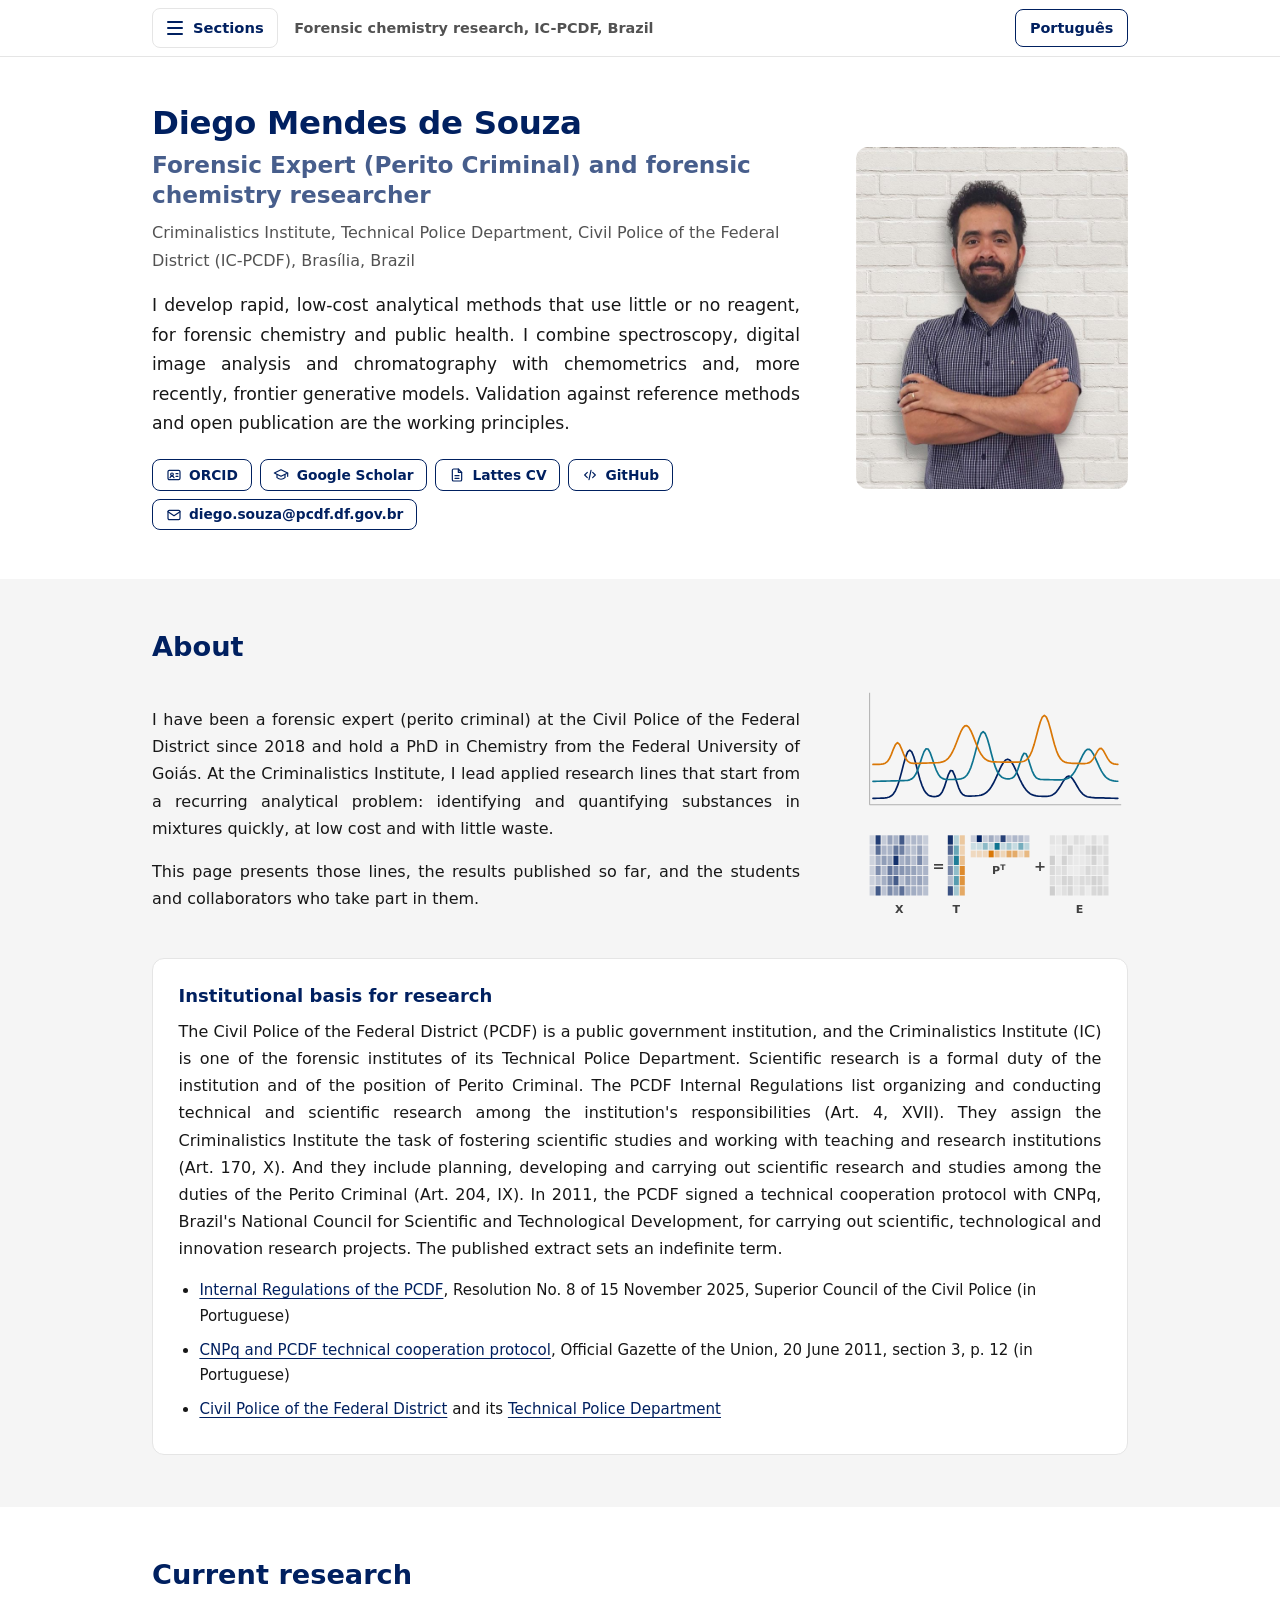
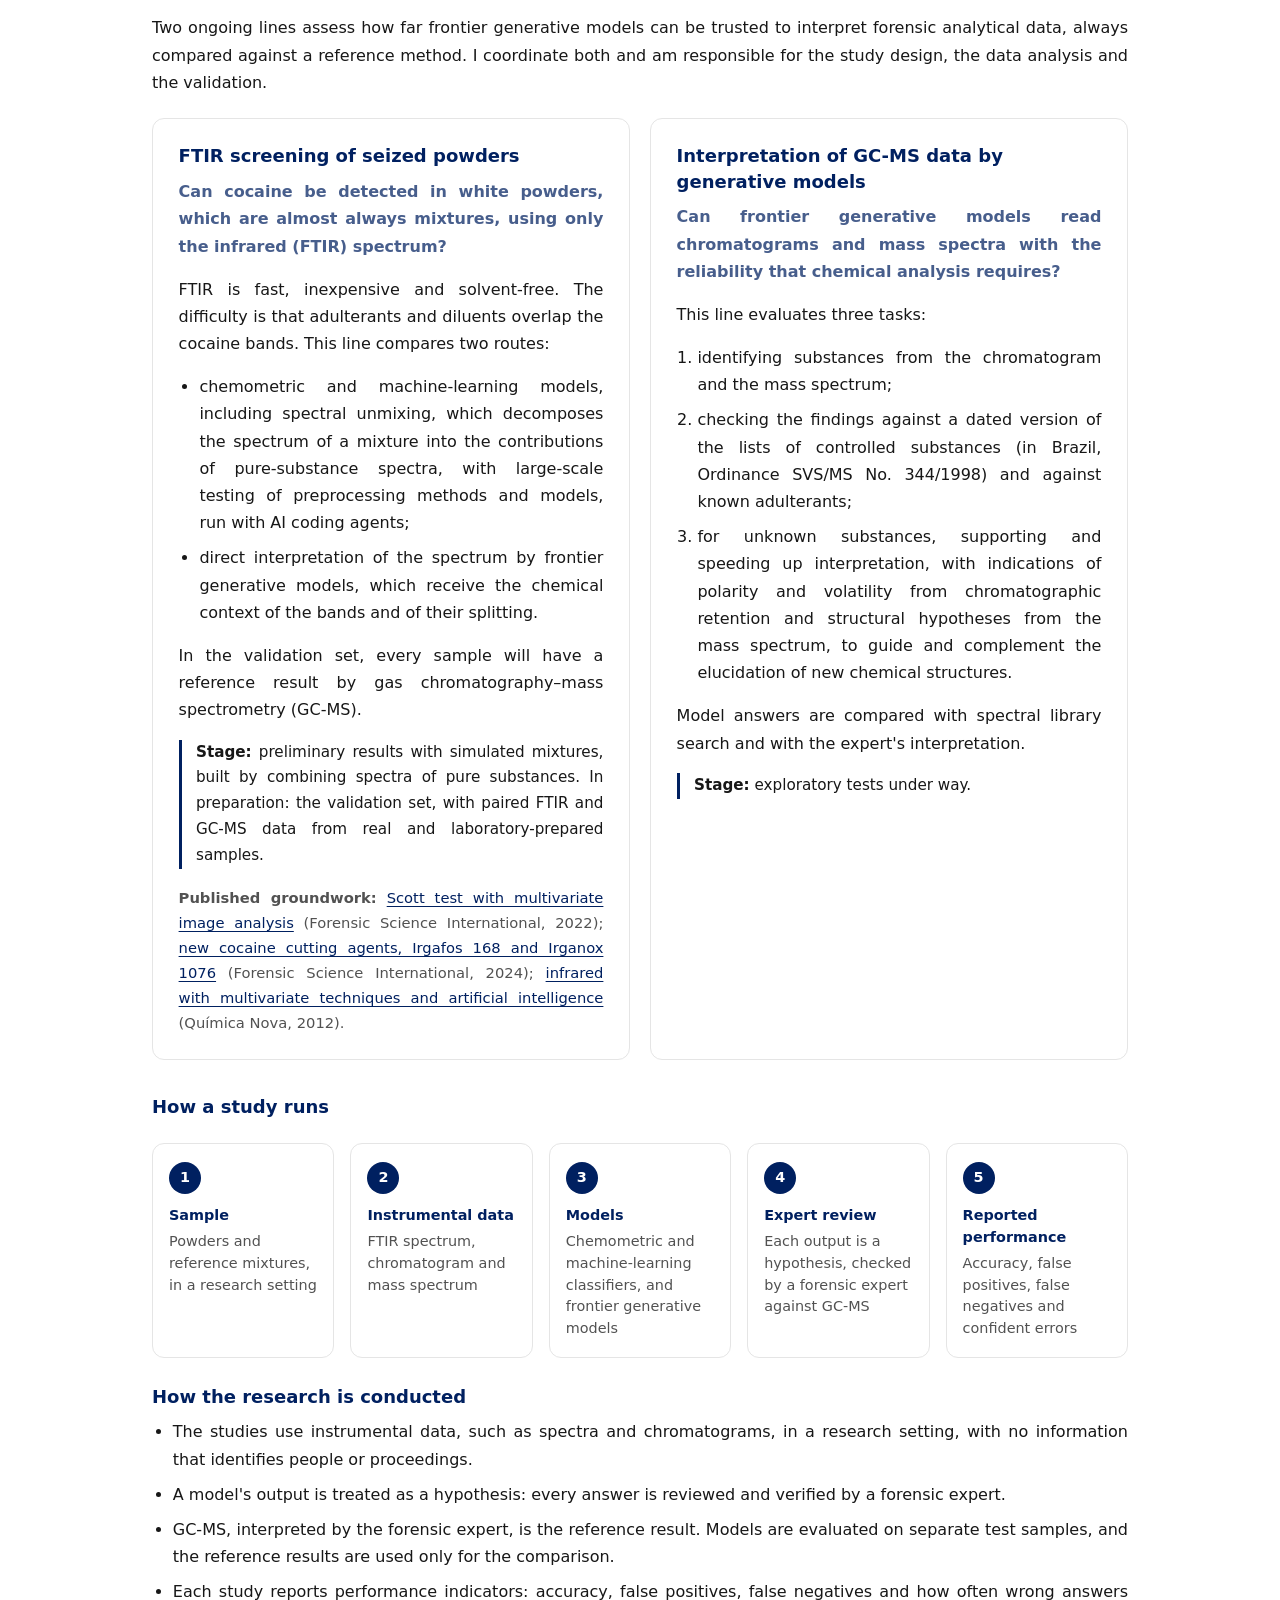
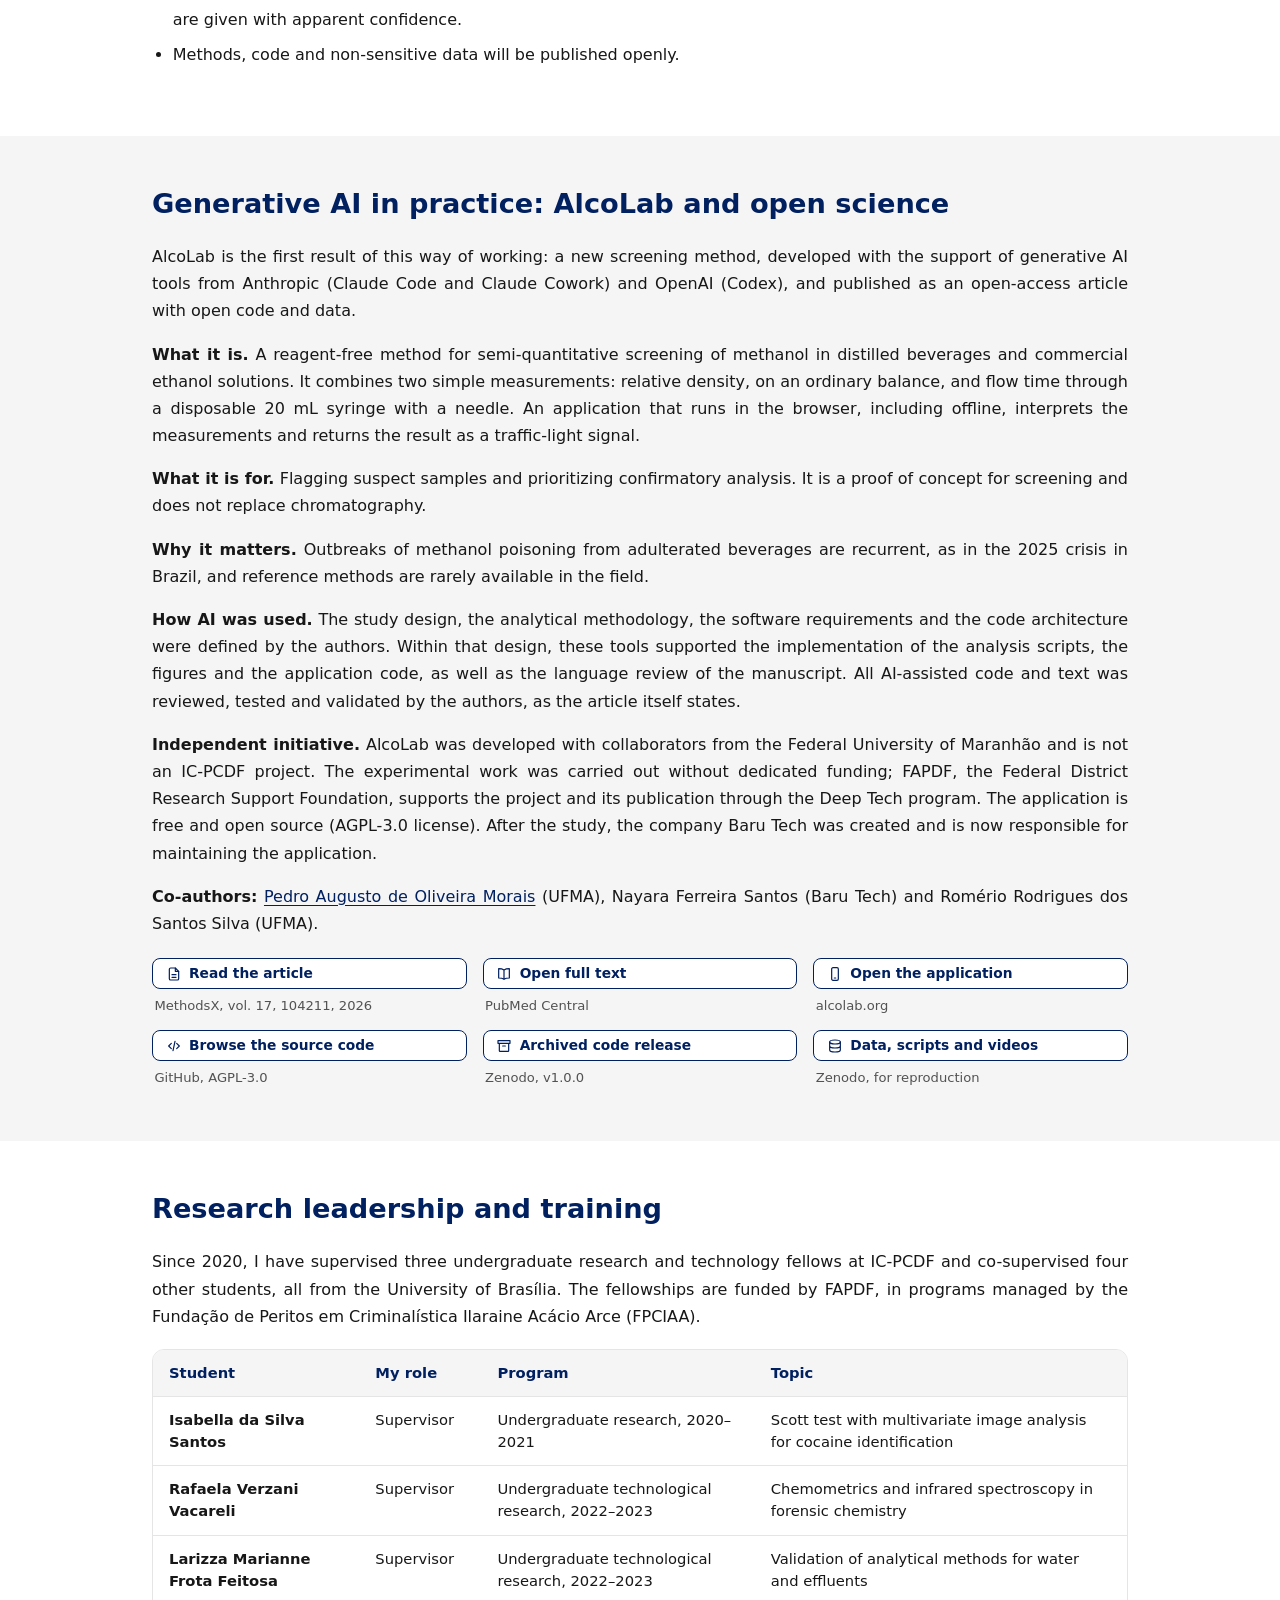
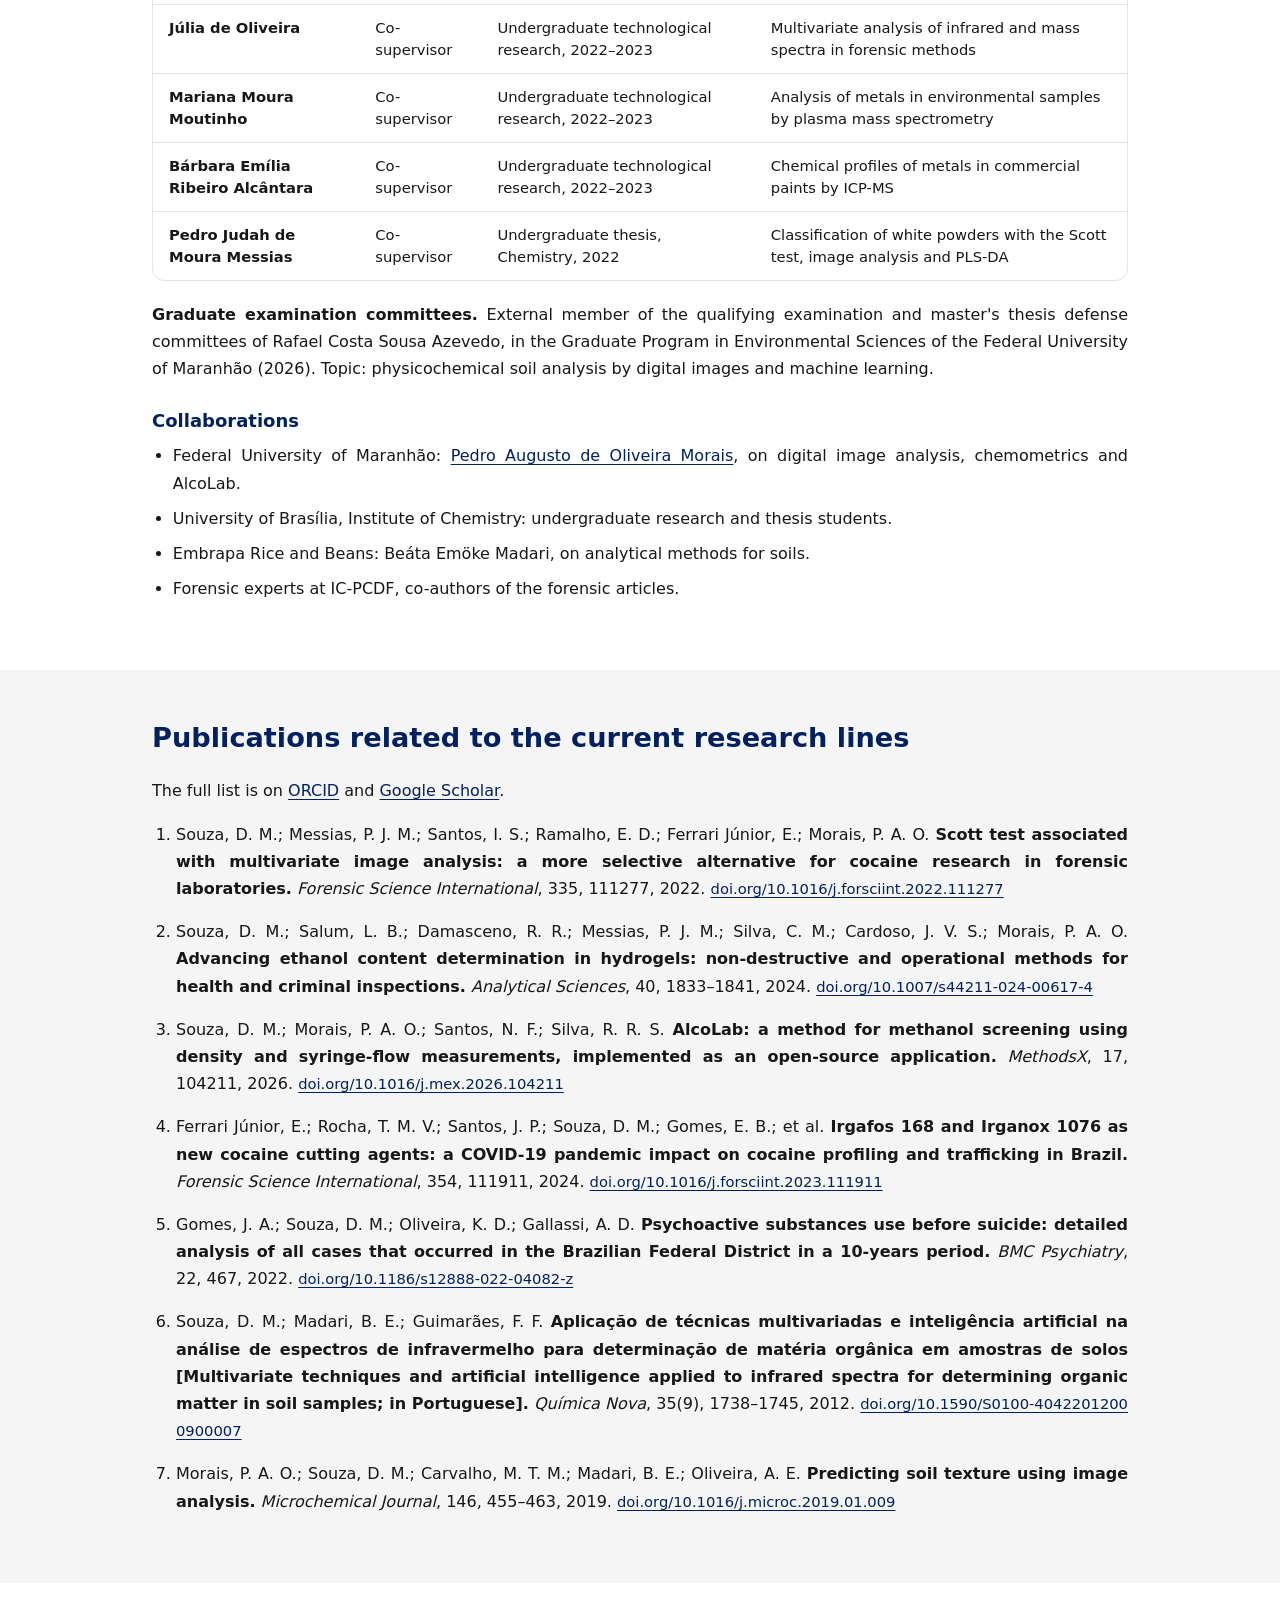
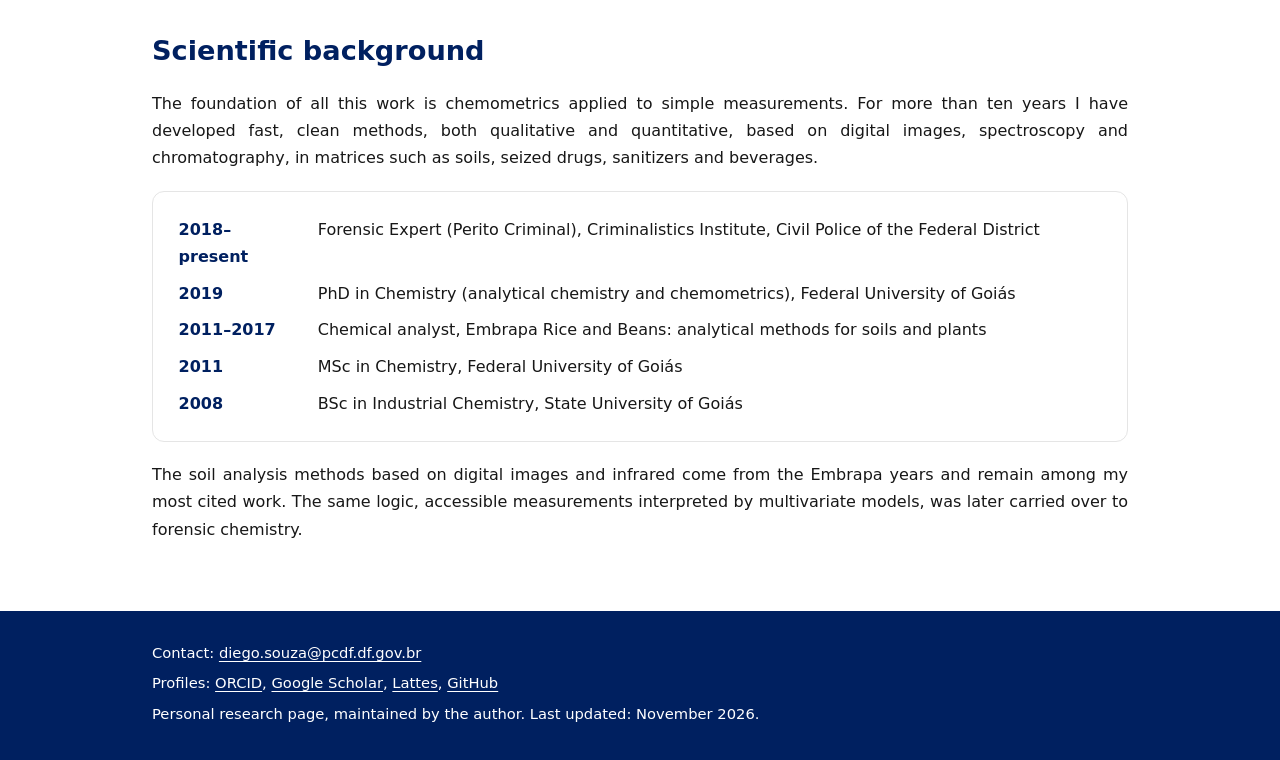
<file: index.html>
<!doctype html>
<html lang="en">
<head>
<meta charset="utf-8">
<meta name="viewport" content="width=device-width, initial-scale=1">
<title>Diego Mendes de Souza | Forensic chemistry, chemometrics and generative AI</title>
<meta name="description" content="Research on rapid, low-cost analytical methods for forensic chemistry and public health, combining spectroscopy, chemometrics and generative models, at the Criminalistics Institute of the Civil Police of the Federal District, Brazil.">
<meta name="author" content="Diego Mendes de Souza">
<link rel="canonical" href="https://diegoanapolis.github.io/">
<link rel="alternate" hreflang="en" href="https://diegoanapolis.github.io/">
<link rel="alternate" hreflang="pt-BR" href="https://diegoanapolis.github.io/pt.html">
<meta property="og:type" content="profile">
<meta property="og:title" content="Diego Mendes de Souza | Forensic chemistry, chemometrics and generative AI">
<meta property="og:description" content="Rapid, low-cost analytical methods for forensic chemistry and public health, with spectroscopy, chemometrics and generative models.">
<meta property="og:url" content="https://diegoanapolis.github.io/">
<meta property="og:image" content="https://diegoanapolis.github.io/diego-mendes-de-souza.jpg">
<link rel="icon" href="data:image/svg+xml,%3Csvg xmlns='http://www.w3.org/2000/svg' viewBox='0 0 32 32'%3E%3Crect width='32' height='32' rx='6' fill='%23002060'/%3E%3Cpath d='M4 22h6l3-13 4 17 3-9 2 5h6' fill='none' stroke='%23fff' stroke-width='2.4' stroke-linejoin='round' stroke-linecap='round'/%3E%3C/svg%3E">
<link rel="stylesheet" href="style.css?v=7">
<script type="application/ld+json">
{"@context":"https://schema.org","@type":"Person","name":"Diego Mendes de Souza","jobTitle":"Forensic Expert (Perito Criminal)","description":"Forensic chemistry researcher working on rapid analytical methods, chemometrics and generative AI.","url":"https://diegoanapolis.github.io/","image":"https://diegoanapolis.github.io/diego-mendes-de-souza.jpg","email":"mailto:diego.souza@pcdf.df.gov.br","affiliation":{"@type":"GovernmentOrganization","name":"Instituto de Criminalística, Polícia Civil do Distrito Federal (IC-PCDF)","url":"https://www.pcdf.df.gov.br"},"alumniOf":{"@type":"CollegeOrUniversity","name":"Universidade Federal de Goiás"},"knowsAbout":["Forensic chemistry","Chemometrics","FTIR spectroscopy","GC-MS","Machine learning","Seized drug analysis"],"sameAs":["https://orcid.org/0000-0002-3634-971X","https://scholar.google.com/citations?user=AadFvX4AAAAJ","http://lattes.cnpq.br/0770100573786119","https://github.com/diegoanapolis"]}
</script>
</head>
<body>
<a class="skip" href="#about">Skip to content</a>
<div class="bar"><div class="wrap bar-in">
  <details class="menu"><summary><span class="burger" aria-hidden="true"></span>Sections</summary><nav aria-label="Sections"><ul>
    <li><a href="#about">About</a></li>
    <li><a href="#research">Current research</a></li>
    <li><a href="#alcolab">Generative AI, AlcoLab and open science</a></li>
    <li><a href="#training">Leadership and training</a></li>
    <li><a href="#publications">Publications</a></li>
    <li><a href="#background">Background</a></li>
  </ul></nav></details>
  <span class="bar-title">Forensic chemistry research, IC-PCDF, Brazil</span>
  <a class="lang" href="pt.html" lang="pt-BR" hreflang="pt-BR">Português</a>
</div></div>



<header class="hero"><div class="wrap hero-grid">
  <div class="hero-text">
    <h1>Diego Mendes de Souza</h1>
    <p class="role">Forensic Expert (Perito Criminal) and forensic chemistry researcher</p>
    <p class="affil">Criminalistics Institute, Technical Police Department, Civil Police of the Federal District (IC-PCDF), Brasília, Brazil</p>
    <p class="lead">I develop rapid, low-cost analytical methods that use little or no reagent, for forensic chemistry and public health. I combine spectroscopy, digital image analysis and chromatography with chemometrics and, more recently, frontier generative models. Validation against reference methods and open publication are the working principles.</p>
    <ul class="profiles">
      <li><a rel="me" href="https://orcid.org/0000-0002-3634-971X"><svg class="ic" viewBox="0 0 24 24" aria-hidden="true"><rect x="3" y="5" width="18" height="14" rx="2"/><circle cx="9" cy="11" r="2"/><path d="M6 16c.6-1.6 1.7-2.4 3-2.4s2.4.8 3 2.4M15 10h3M15 14h3"/></svg>ORCID</a></li>
      <li><a rel="me" href="https://scholar.google.com/citations?user=AadFvX4AAAAJ"><svg class="ic" viewBox="0 0 24 24" aria-hidden="true"><path d="M2 9l10-5 10 5-10 5z"/><path d="M6 11.5V16c1.8 1.6 3.8 2.4 6 2.4s4.2-.8 6-2.4v-4.5M22 9v5"/></svg>Google Scholar</a></li>
      <li><a rel="me" href="http://lattes.cnpq.br/0770100573786119"><svg class="ic" viewBox="0 0 24 24" aria-hidden="true"><path d="M14 3H7a2 2 0 0 0-2 2v14a2 2 0 0 0 2 2h10a2 2 0 0 0 2-2V8z"/><path d="M14 3v5h5M9 13h6M9 17h6"/></svg>Lattes CV</a></li>
      <li><a rel="me" href="https://github.com/diegoanapolis"><svg class="ic" viewBox="0 0 24 24" aria-hidden="true"><path d="M8 8l-4 4 4 4M16 8l4 4-4 4M13.5 5l-3 14"/></svg>GitHub</a></li>
      <li><a href="mailto:diego.souza@pcdf.df.gov.br"><svg class="ic" viewBox="0 0 24 24" aria-hidden="true"><rect x="3" y="5" width="18" height="14" rx="2"/><path d="M3 7l9 6 9-6"/></svg>diego.souza@pcdf.df.gov.br</a></li>
    </ul>
  </div>
  <div class="hero-side"><img class="portrait" src="diego-mendes-de-souza.jpg?v=2" width="640" height="804" alt="Portrait of Diego Mendes de Souza"></div>
</div></header>

<main>

<section id="about"><div class="wrap">
  <h2>About</h2>
  <div class="intro"><div><p>I have been a forensic expert (perito criminal) at the Civil Police of the Federal District since 2018 and hold a PhD in Chemistry from the Federal University of Goiás. At the Criminalistics Institute, I lead applied research lines that start from a recurring analytical problem: identifying and quantifying substances in mixtures quickly, at low cost and with little waste.</p>
  <p>This page presents those lines, the results published so far, and the students and collaborators who take part in them.</p></div><figure class="chem"><img src="fig-chemometrics.svg" width="320" height="290" loading="lazy" alt="Illustration: three overlapping spectra and a matrix diagram of their multivariate decomposition"></figure></div>

  <aside class="basis">
    <h3>Institutional basis for research</h3>
    <p>The Civil Police of the Federal District (PCDF) is a public government institution, and the Criminalistics Institute (IC) is one of the forensic institutes of its Technical Police Department. Scientific research is a formal duty of the institution and of the position of Perito Criminal. The PCDF Internal Regulations list organizing and conducting technical and scientific research among the institution's responsibilities (Art. 4, XVII). They assign the Criminalistics Institute the task of fostering scientific studies and working with teaching and research institutions (Art. 170, X). And they include planning, developing and carrying out scientific research and studies among the duties of the Perito Criminal (Art. 204, IX). In 2011, the PCDF signed a technical cooperation protocol with CNPq, Brazil's National Council for Scientific and Technological Development, for carrying out scientific, technological and innovation research projects. The published extract sets an indefinite term.</p>
    <ul>
      <li><a href="https://www.sinj.df.gov.br/sinj/Norma/dbe1096798f04ffcbefd5ec1b3cc1e87/pcdf_cspc_res_8_2025.html">Internal Regulations of the PCDF</a>, Resolution No. 8 of 15 November 2025, Superior Council of the Civil Police (in Portuguese)</li>
      <li><a href="https://www.gov.br/mme/pt-br/arquivos/do-20-06-2011-s3.pdf#page=12">CNPq and PCDF technical cooperation protocol</a>, Official Gazette of the Union, 20 June 2011, section 3, p. 12 (in Portuguese)</li>
      <li><a href="https://www.pcdf.df.gov.br">Civil Police of the Federal District</a> and its <a href="https://www.pcdf.df.gov.br/unidades-policiais/policia-tecnica/index.html">Technical Police Department</a></li>
    </ul>
  </aside>
</div></section>

<section id="research"><div class="wrap">
  <h2>Current research</h2>
  <p>Two ongoing lines assess how far frontier generative models can be trusted to interpret forensic analytical data, always compared against a reference method. I coordinate both and am responsible for the study design, the data analysis and the validation.</p>

  <div class="lines">
    <article class="line">
      <h3>FTIR screening of seized powders</h3>
      <p class="question">Can cocaine be detected in white powders, which are almost always mixtures, using only the infrared (FTIR) spectrum?</p>
      <p>FTIR is fast, inexpensive and solvent-free. The difficulty is that adulterants and diluents overlap the cocaine bands. This line compares two routes:</p>
      <ul>
        <li>chemometric and machine-learning models, including spectral unmixing, which decomposes the spectrum of a mixture into the contributions of pure-substance spectra, with large-scale testing of preprocessing methods and models, run with AI coding agents;</li>
        <li>direct interpretation of the spectrum by frontier generative models, which receive the chemical context of the bands and of their splitting.</li>
      </ul>
      <p>In the validation set, every sample will have a reference result by gas chromatography–mass spectrometry (GC-MS).</p>
      <p class="stage"><strong>Stage:</strong> preliminary results with simulated mixtures, built by combining spectra of pure substances. In preparation: the validation set, with paired FTIR and GC-MS data from real and laboratory-prepared samples.</p>
      <p class="refs"><strong>Published groundwork:</strong> <a href="https://doi.org/10.1016/j.forsciint.2022.111277">Scott test with multivariate image analysis</a> (Forensic Science International, 2022); <a href="https://doi.org/10.1016/j.forsciint.2023.111911">new cocaine cutting agents, Irgafos 168 and Irganox 1076</a> (Forensic Science International, 2024); <a href="https://doi.org/10.1590/S0100-40422012000900007">infrared with multivariate techniques and artificial intelligence</a> (Química Nova, 2012).</p>
    </article>

    <article class="line">
      <h3>Interpretation of GC-MS data by generative models</h3>
      <p class="question">Can frontier generative models read chromatograms and mass spectra with the reliability that chemical analysis requires?</p>
      <p>This line evaluates three tasks:</p>
      <ol>
        <li>identifying substances from the chromatogram and the mass spectrum;</li>
        <li>checking the findings against a dated version of the lists of controlled substances (in Brazil, Ordinance SVS/MS No. 344/1998) and against known adulterants;</li>
        <li>for unknown substances, supporting and speeding up interpretation, with indications of polarity and volatility from chromatographic retention and structural hypotheses from the mass spectrum, to guide and complement the elucidation of new chemical structures.</li>
      </ol>
      <p>Model answers are compared with spectral library search and with the expert's interpretation.</p>
      <p class="stage"><strong>Stage:</strong> exploratory tests under way.</p>
    </article>
  </div>

  <figure class="study">
    <figcaption>How a study runs</figcaption>
    <ol class="flow">
      <li><b>Sample</b><span>Powders and reference mixtures, in a research setting</span></li>
      <li><b>Instrumental data</b><span>FTIR spectrum, chromatogram and mass spectrum</span>
      </li>
      <li><b>Models</b><span>Chemometric and machine-learning classifiers, and frontier generative models</span></li>
      <li><b>Expert review</b><span>Each output is a hypothesis, checked by a forensic expert against GC-MS</span></li>
      <li><b>Reported performance</b><span>Accuracy, false positives, false negatives and confident errors</span></li>
    </ol>
  </figure>

  <h3>How the research is conducted</h3>
  <ul>
    <li>The studies use instrumental data, such as spectra and chromatograms, in a research setting, with no information that identifies people or proceedings.</li>
    <li>A model's output is treated as a hypothesis: every answer is reviewed and verified by a forensic expert.</li>
    <li>GC-MS, interpreted by the forensic expert, is the reference result. Models are evaluated on separate test samples, and the reference results are used only for the comparison.</li>
    <li>Each study reports performance indicators: accuracy, false positives, false negatives and how often wrong answers are given with apparent confidence.</li>
    <li>Methods, code and non-sensitive data will be published openly.</li>
  </ul>
</div></section>

<section id="alcolab"><div class="wrap">
  <h2>Generative AI in practice: AlcoLab and open science</h2>
  <p>AlcoLab is the first result of this way of working: a new screening method, developed with the support of generative AI tools from Anthropic (Claude Code and Claude Cowork) and OpenAI (Codex), and published as an open-access article with open code and data.</p>
  <p><strong>What it is.</strong> A reagent-free method for semi-quantitative screening of methanol in distilled beverages and commercial ethanol solutions. It combines two simple measurements: relative density, on an ordinary balance, and flow time through a disposable 20 mL syringe with a needle. An application that runs in the browser, including offline, interprets the measurements and returns the result as a traffic-light signal.</p>
  <p><strong>What it is for.</strong> Flagging suspect samples and prioritizing confirmatory analysis. It is a proof of concept for screening and does not replace chromatography.</p>
  <p><strong>Why it matters.</strong> Outbreaks of methanol poisoning from adulterated beverages are recurrent, as in the 2025 crisis in Brazil, and reference methods are rarely available in the field.</p>
  <p><strong>How AI was used.</strong> The study design, the analytical methodology, the software requirements and the code architecture were defined by the authors. Within that design, these tools supported the implementation of the analysis scripts, the figures and the application code, as well as the language review of the manuscript. All AI-assisted code and text was reviewed, tested and validated by the authors, as the article itself states.</p>
  <p><strong>Independent initiative.</strong> AlcoLab was developed with collaborators from the Federal University of Maranhão and is not an IC-PCDF project. The experimental work was carried out without dedicated funding; FAPDF, the Federal District Research Support Foundation, supports the project and its publication through the Deep Tech program. The application is free and open source (AGPL-3.0 license). After the study, the company Baru Tech was created and is now responsible for maintaining the application.</p>
  <p><strong>Co-authors:</strong> <a href="https://sigaa.ufma.br/sigaa/public/docente/portal.jsf?siape=1052506">Pedro Augusto de Oliveira Morais</a> (UFMA), Nayara Ferreira Santos (Baru Tech) and Romério Rodrigues dos Santos Silva (UFMA).</p>
  <ul class="links">
    <li><a href="https://doi.org/10.1016/j.mex.2026.104211"><svg class="ic" viewBox="0 0 24 24" aria-hidden="true"><path d="M14 3H7a2 2 0 0 0-2 2v14a2 2 0 0 0 2 2h10a2 2 0 0 0 2-2V8z"/><path d="M14 3v5h5M9 13h6M9 17h6"/></svg>Read the article</a><small>MethodsX, vol. 17, 104211, 2026</small></li>
    <li><a href="https://pmc.ncbi.nlm.nih.gov/articles/PMC13735008/"><svg class="ic" viewBox="0 0 24 24" aria-hidden="true"><path d="M12 6c-2-1.4-4.6-2-8-2v14c3.4 0 6 .6 8 2 2-1.4 4.6-2 8-2V4c-3.4 0-6 .6-8 2zM12 6v14"/></svg>Open full text</a><small>PubMed Central</small></li>
    <li><a href="https://alcolab.org"><svg class="ic" viewBox="0 0 24 24" aria-hidden="true"><rect x="7" y="2.5" width="10" height="19" rx="2"/><path d="M11 18h2"/></svg>Open the application</a><small>alcolab.org</small></li>
    <li><a href="https://github.com/diegoanapolis/alcolab"><svg class="ic" viewBox="0 0 24 24" aria-hidden="true"><path d="M8 8l-4 4 4 4M16 8l4 4-4 4M13.5 5l-3 14"/></svg>Browse the source code</a><small>GitHub, AGPL-3.0</small></li>
    <li><a href="https://doi.org/10.5281/zenodo.20573733"><svg class="ic" viewBox="0 0 24 24" aria-hidden="true"><path d="M3 4h18v4H3zM5 8v11a1 1 0 0 0 1 1h12a1 1 0 0 0 1-1V8M10 12h4"/></svg>Archived code release</a><small>Zenodo, v1.0.0</small></li>
    <li><a href="https://doi.org/10.5281/zenodo.20574038"><svg class="ic" viewBox="0 0 24 24" aria-hidden="true"><ellipse cx="12" cy="6" rx="8" ry="3"/><path d="M4 6v6c0 1.7 3.6 3 8 3s8-1.3 8-3V6M4 12v6c0 1.7 3.6 3 8 3s8-1.3 8-3v-6"/></svg>Data, scripts and videos</a><small>Zenodo, for reproduction</small></li>
  </ul>
</div></section>

<section id="training"><div class="wrap">
  <h2>Research leadership and training</h2>
  <p>Since 2020, I have supervised three undergraduate research and technology fellows at IC-PCDF and co-supervised four other students, all from the University of Brasília. The fellowships are funded by FAPDF, in programs managed by the Fundação de Peritos em Criminalística Ilaraine Acácio Arce (FPCIAA).</p>
  <div class="scroll">
  <table>
    <thead><tr><th>Student</th><th>My role</th><th>Program</th><th>Topic</th></tr></thead>
    <tbody>
      <tr><td>Isabella da Silva Santos</td><td>Supervisor</td><td>Undergraduate research, 2020–2021</td><td>Scott test with multivariate image analysis for cocaine identification</td></tr>
      <tr><td>Rafaela Verzani Vacareli</td><td>Supervisor</td><td>Undergraduate technological research, 2022–2023</td><td>Chemometrics and infrared spectroscopy in forensic chemistry</td></tr>
      <tr><td>Larizza Marianne Frota Feitosa</td><td>Supervisor</td><td>Undergraduate technological research, 2022–2023</td><td>Validation of analytical methods for water and effluents</td></tr>
      <tr><td>Júlia de Oliveira</td><td>Co-supervisor</td><td>Undergraduate technological research, 2022–2023</td><td>Multivariate analysis of infrared and mass spectra in forensic methods</td></tr>
      <tr><td>Mariana Moura Moutinho</td><td>Co-supervisor</td><td>Undergraduate technological research, 2022–2023</td><td>Analysis of metals in environmental samples by plasma mass spectrometry</td></tr>
      <tr><td>Bárbara Emília Ribeiro Alcântara</td><td>Co-supervisor</td><td>Undergraduate technological research, 2022–2023</td><td>Chemical profiles of metals in commercial paints by ICP-MS</td></tr>
      <tr><td>Pedro Judah de Moura Messias</td><td>Co-supervisor</td><td>Undergraduate thesis, Chemistry, 2022</td><td>Classification of white powders with the Scott test, image analysis and PLS-DA</td></tr>
    </tbody>
  </table>
  </div>
  <p><strong>Graduate examination committees.</strong> External member of the qualifying examination and master's thesis defense committees of Rafael Costa Sousa Azevedo, in the Graduate Program in Environmental Sciences of the Federal University of Maranhão (2026). Topic: physicochemical soil analysis by digital images and machine learning.</p>
  <h3>Collaborations</h3>
  <ul>
    <li>Federal University of Maranhão: <a href="https://sigaa.ufma.br/sigaa/public/docente/portal.jsf?siape=1052506">Pedro Augusto de Oliveira Morais</a>, on digital image analysis, chemometrics and AlcoLab.</li>
    <li>University of Brasília, Institute of Chemistry: undergraduate research and thesis students.</li>
    <li>Embrapa Rice and Beans: Beáta Emöke Madari, on analytical methods for soils.</li>
    <li>Forensic experts at IC-PCDF, co-authors of the forensic articles.</li>
  </ul>
</div></section>

<section id="publications"><div class="wrap">
  <h2>Publications related to the current research lines</h2>
  <p>The full list is on <a href="https://orcid.org/0000-0002-3634-971X">ORCID</a> and <a href="https://scholar.google.com/citations?user=AadFvX4AAAAJ">Google Scholar</a>.</p>
  <ol class="pubs">
    <li>Souza, D. M.; Messias, P. J. M.; Santos, I. S.; Ramalho, E. D.; Ferrari Júnior, E.; Morais, P. A. O. <strong>Scott test associated with multivariate image analysis: a more selective alternative for cocaine research in forensic laboratories.</strong> <i>Forensic Science International</i>, 335, 111277, 2022. <a href="https://doi.org/10.1016/j.forsciint.2022.111277">doi.org/10.1016/j.forsciint.2022.111277</a></li>
    <li>Souza, D. M.; Salum, L. B.; Damasceno, R. R.; Messias, P. J. M.; Silva, C. M.; Cardoso, J. V. S.; Morais, P. A. O. <strong>Advancing ethanol content determination in hydrogels: non-destructive and operational methods for health and criminal inspections.</strong> <i>Analytical Sciences</i>, 40, 1833–1841, 2024. <a href="https://doi.org/10.1007/s44211-024-00617-4">doi.org/10.1007/s44211-024-00617-4</a></li>
    <li>Souza, D. M.; Morais, P. A. O.; Santos, N. F.; Silva, R. R. S. <strong>AlcoLab: a method for methanol screening using density and syringe-flow measurements, implemented as an open-source application.</strong> <i>MethodsX</i>, 17, 104211, 2026. <a href="https://doi.org/10.1016/j.mex.2026.104211">doi.org/10.1016/j.mex.2026.104211</a></li>
    <li>Ferrari Júnior, E.; Rocha, T. M. V.; Santos, J. P.; Souza, D. M.; Gomes, E. B.; et al. <strong>Irgafos 168 and Irganox 1076 as new cocaine cutting agents: a COVID-19 pandemic impact on cocaine profiling and trafficking in Brazil.</strong> <i>Forensic Science International</i>, 354, 111911, 2024. <a href="https://doi.org/10.1016/j.forsciint.2023.111911">doi.org/10.1016/j.forsciint.2023.111911</a></li>
    <li>Gomes, J. A.; Souza, D. M.; Oliveira, K. D.; Gallassi, A. D. <strong>Psychoactive substances use before suicide: detailed analysis of all cases that occurred in the Brazilian Federal District in a 10-years period.</strong> <i>BMC Psychiatry</i>, 22, 467, 2022. <a href="https://doi.org/10.1186/s12888-022-04082-z">doi.org/10.1186/s12888-022-04082-z</a></li>
    <li>Souza, D. M.; Madari, B. E.; Guimarães, F. F. <strong>Aplicação de técnicas multivariadas e inteligência artificial na análise de espectros de infravermelho para determinação de matéria orgânica em amostras de solos [Multivariate techniques and artificial intelligence applied to infrared spectra for determining organic matter in soil samples; in Portuguese].</strong> <i>Química Nova</i>, 35(9), 1738–1745, 2012. <a href="https://doi.org/10.1590/S0100-40422012000900007">doi.org/10.1590/S0100-40422012000900007</a></li>
    <li>Morais, P. A. O.; Souza, D. M.; Carvalho, M. T. M.; Madari, B. E.; Oliveira, A. E. <strong>Predicting soil texture using image analysis.</strong> <i>Microchemical Journal</i>, 146, 455–463, 2019. <a href="https://doi.org/10.1016/j.microc.2019.01.009">doi.org/10.1016/j.microc.2019.01.009</a></li>
  </ol>
</div></section>

<section id="background"><div class="wrap">
  <h2>Scientific background</h2>
  <p>The foundation of all this work is chemometrics applied to simple measurements. For more than ten years I have developed fast, clean methods, both qualitative and quantitative, based on digital images, spectroscopy and chromatography, in matrices such as soils, seized drugs, sanitizers and beverages.</p>
  <dl class="path">
    <dt>2018–present</dt><dd>Forensic Expert (Perito Criminal), Criminalistics Institute, Civil Police of the Federal District</dd>
    <dt>2019</dt><dd>PhD in Chemistry (analytical chemistry and chemometrics), Federal University of Goiás</dd>
    <dt>2011–2017</dt><dd>Chemical analyst, Embrapa Rice and Beans: analytical methods for soils and plants</dd>
    <dt>2011</dt><dd>MSc in Chemistry, Federal University of Goiás</dd>
    <dt>2008</dt><dd>BSc in Industrial Chemistry, State University of Goiás</dd>
  </dl>
  <p>The soil analysis methods based on digital images and infrared come from the Embrapa years and remain among my most cited work. The same logic, accessible measurements interpreted by multivariate models, was later carried over to forensic chemistry.</p>
</div></section>

</main>

<footer><div class="wrap">
  <p>Contact: <a href="mailto:diego.souza@pcdf.df.gov.br">diego.souza@pcdf.df.gov.br</a></p>
  <p>Profiles: <a href="https://orcid.org/0000-0002-3634-971X">ORCID</a>, <a href="https://scholar.google.com/citations?user=AadFvX4AAAAJ">Google Scholar</a>, <a href="http://lattes.cnpq.br/0770100573786119">Lattes</a>, <a href="https://github.com/diegoanapolis">GitHub</a></p>
  <p>Personal research page, maintained by the author. Last updated: November 2026.</p>
</div></footer>
<script>(function(){var m=document.querySelector(".menu");if(!m)return;m.addEventListener("click",function(e){if(e.target.closest("nav a"))m.removeAttribute("open")});document.addEventListener("click",function(e){if(m.open&&!m.contains(e.target))m.removeAttribute("open")});document.addEventListener("keydown",function(e){if(e.key==="Escape")m.removeAttribute("open")})})();</script>
<!-- Cloudflare Web Analytics --><script type='module' src='https://static.cloudflareinsights.com/beacon.min.js' data-cf-beacon='{"token": "f410434fc61c4f9b97393011c561f05b"}'></script><!-- End Cloudflare Web Analytics -->
</body>
</html>
</file>
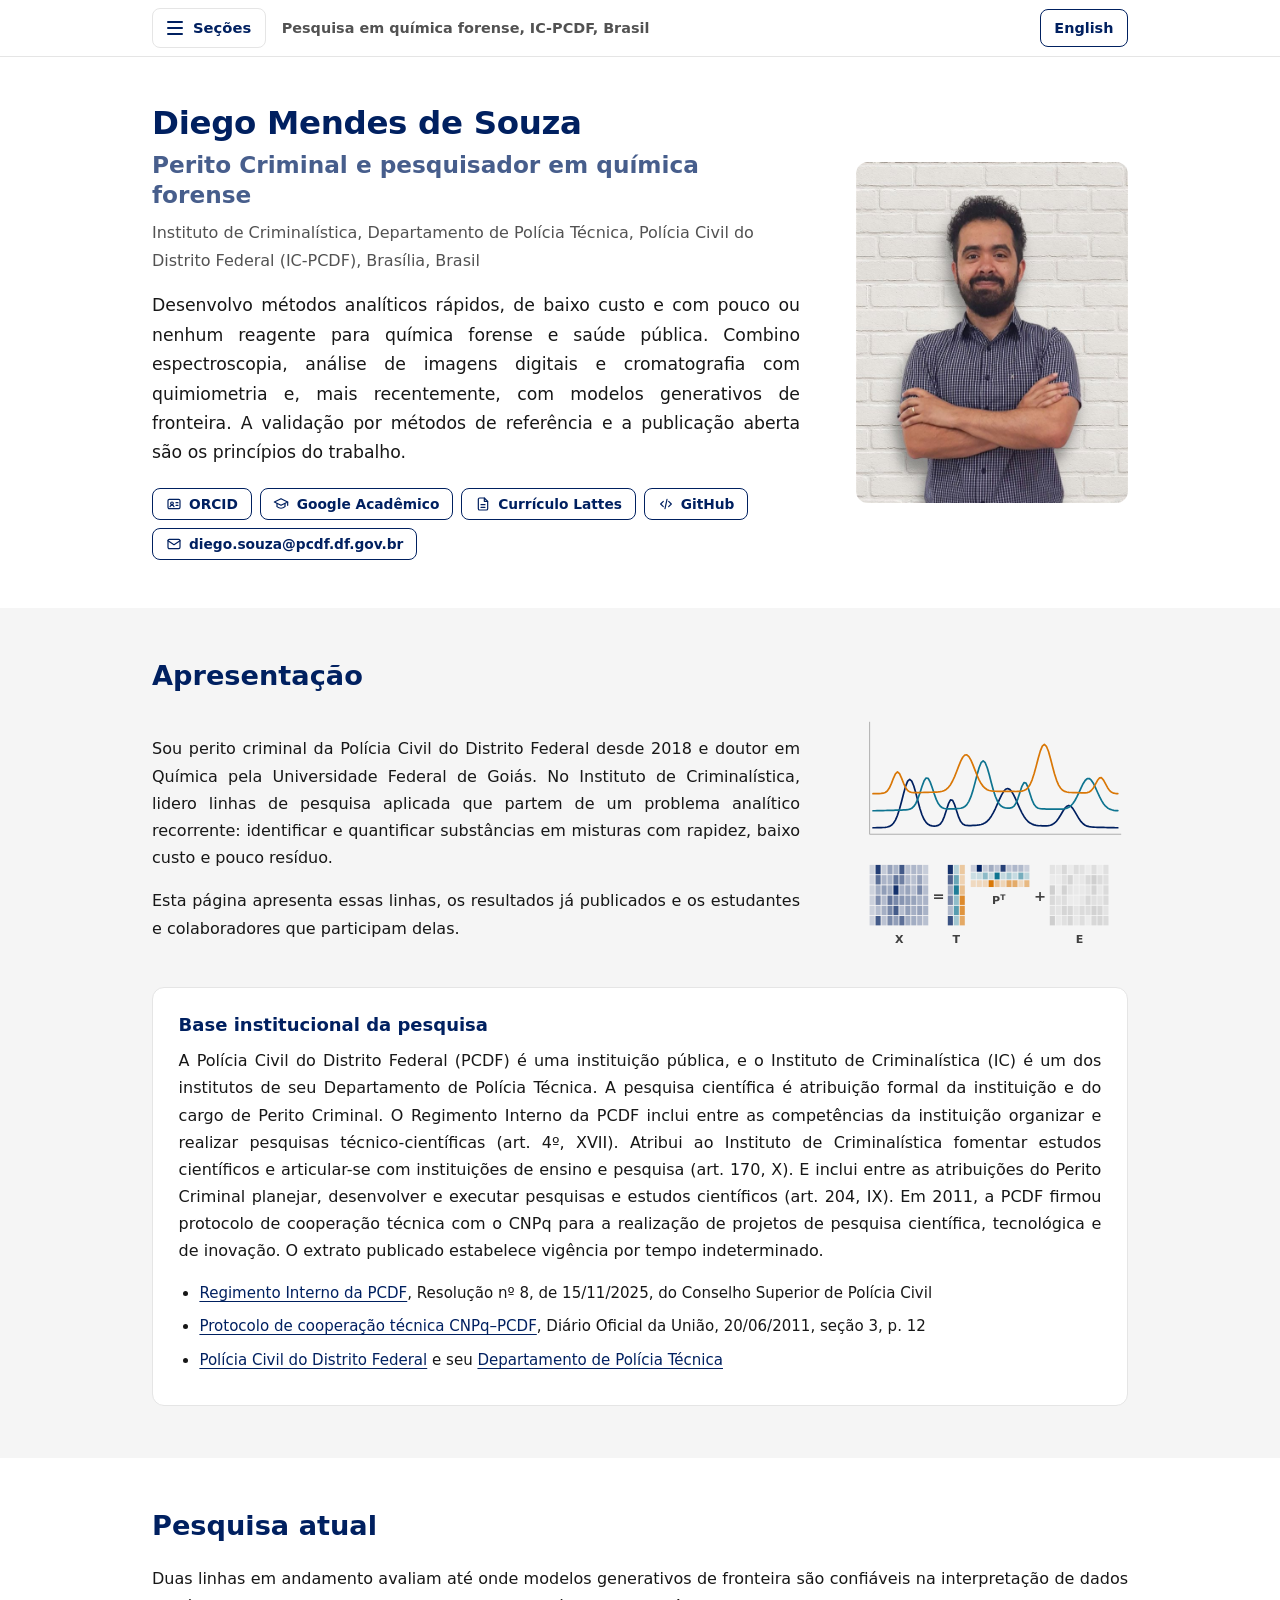
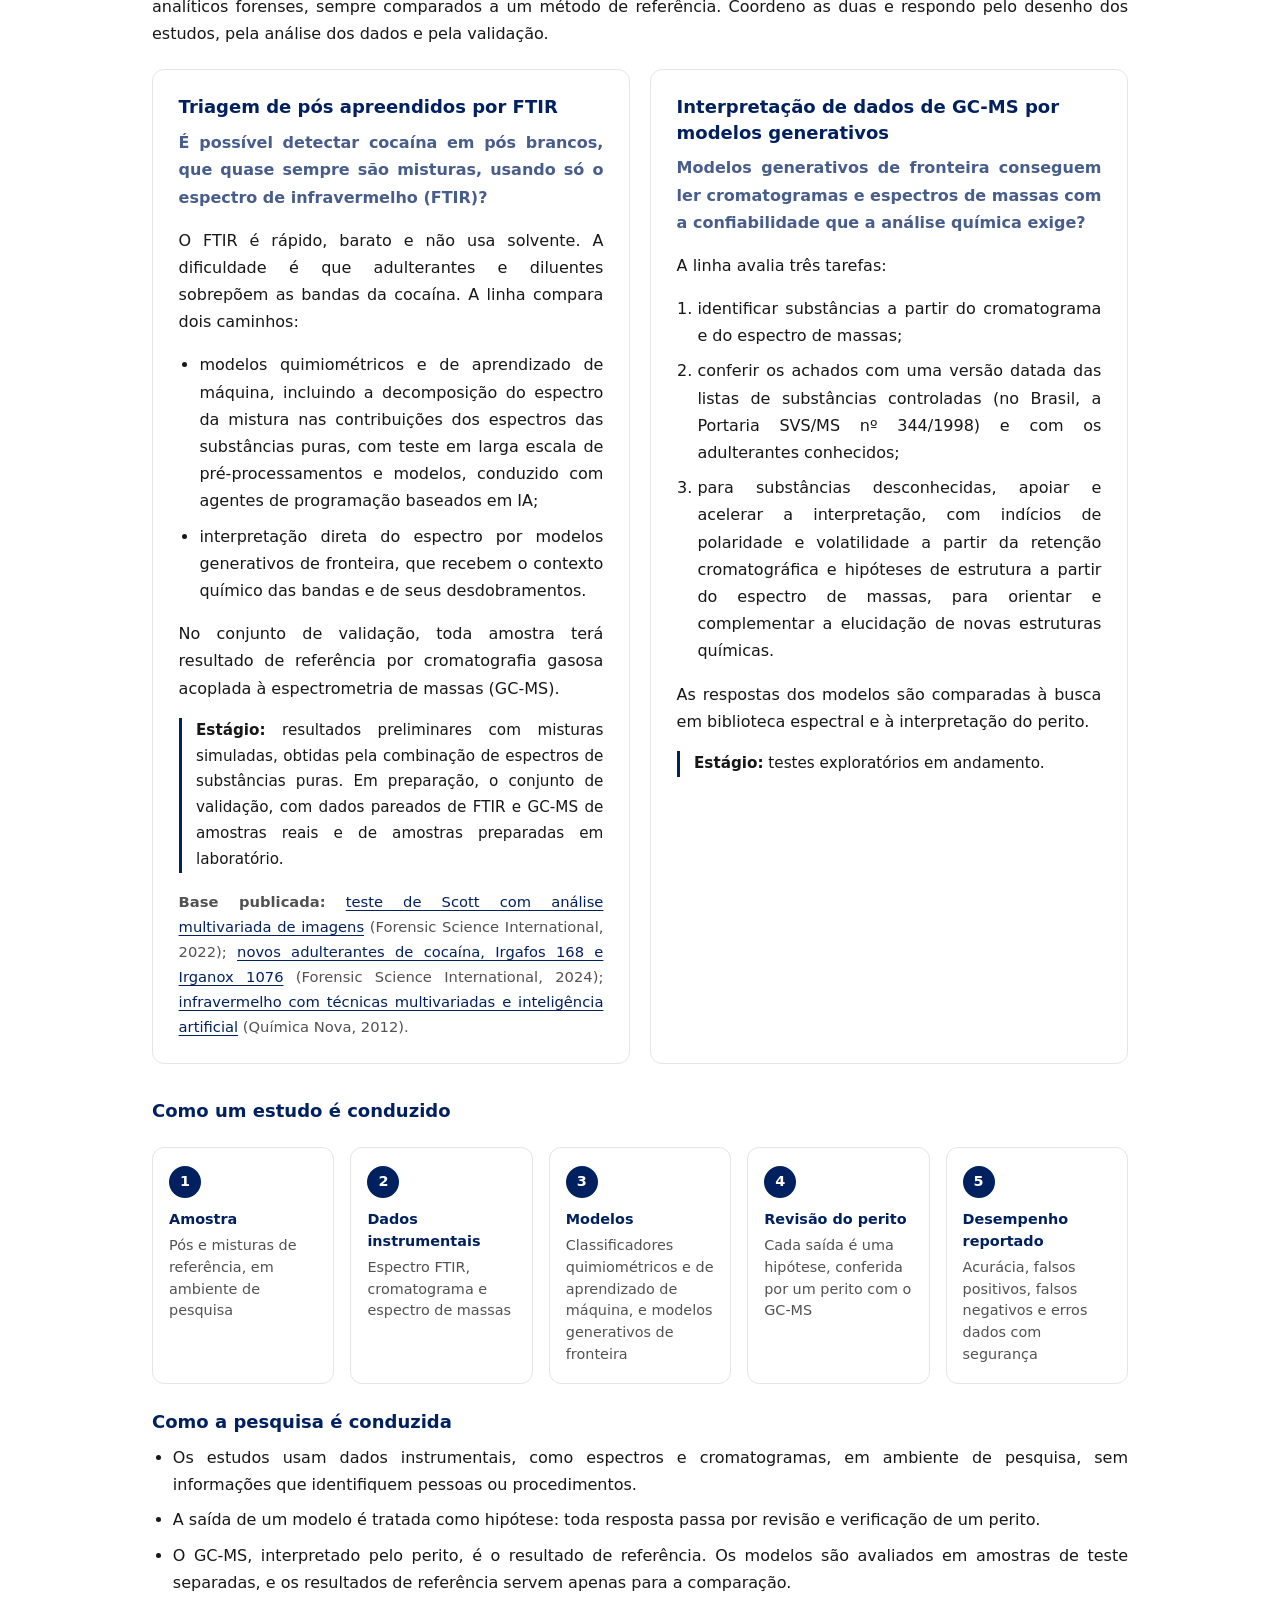
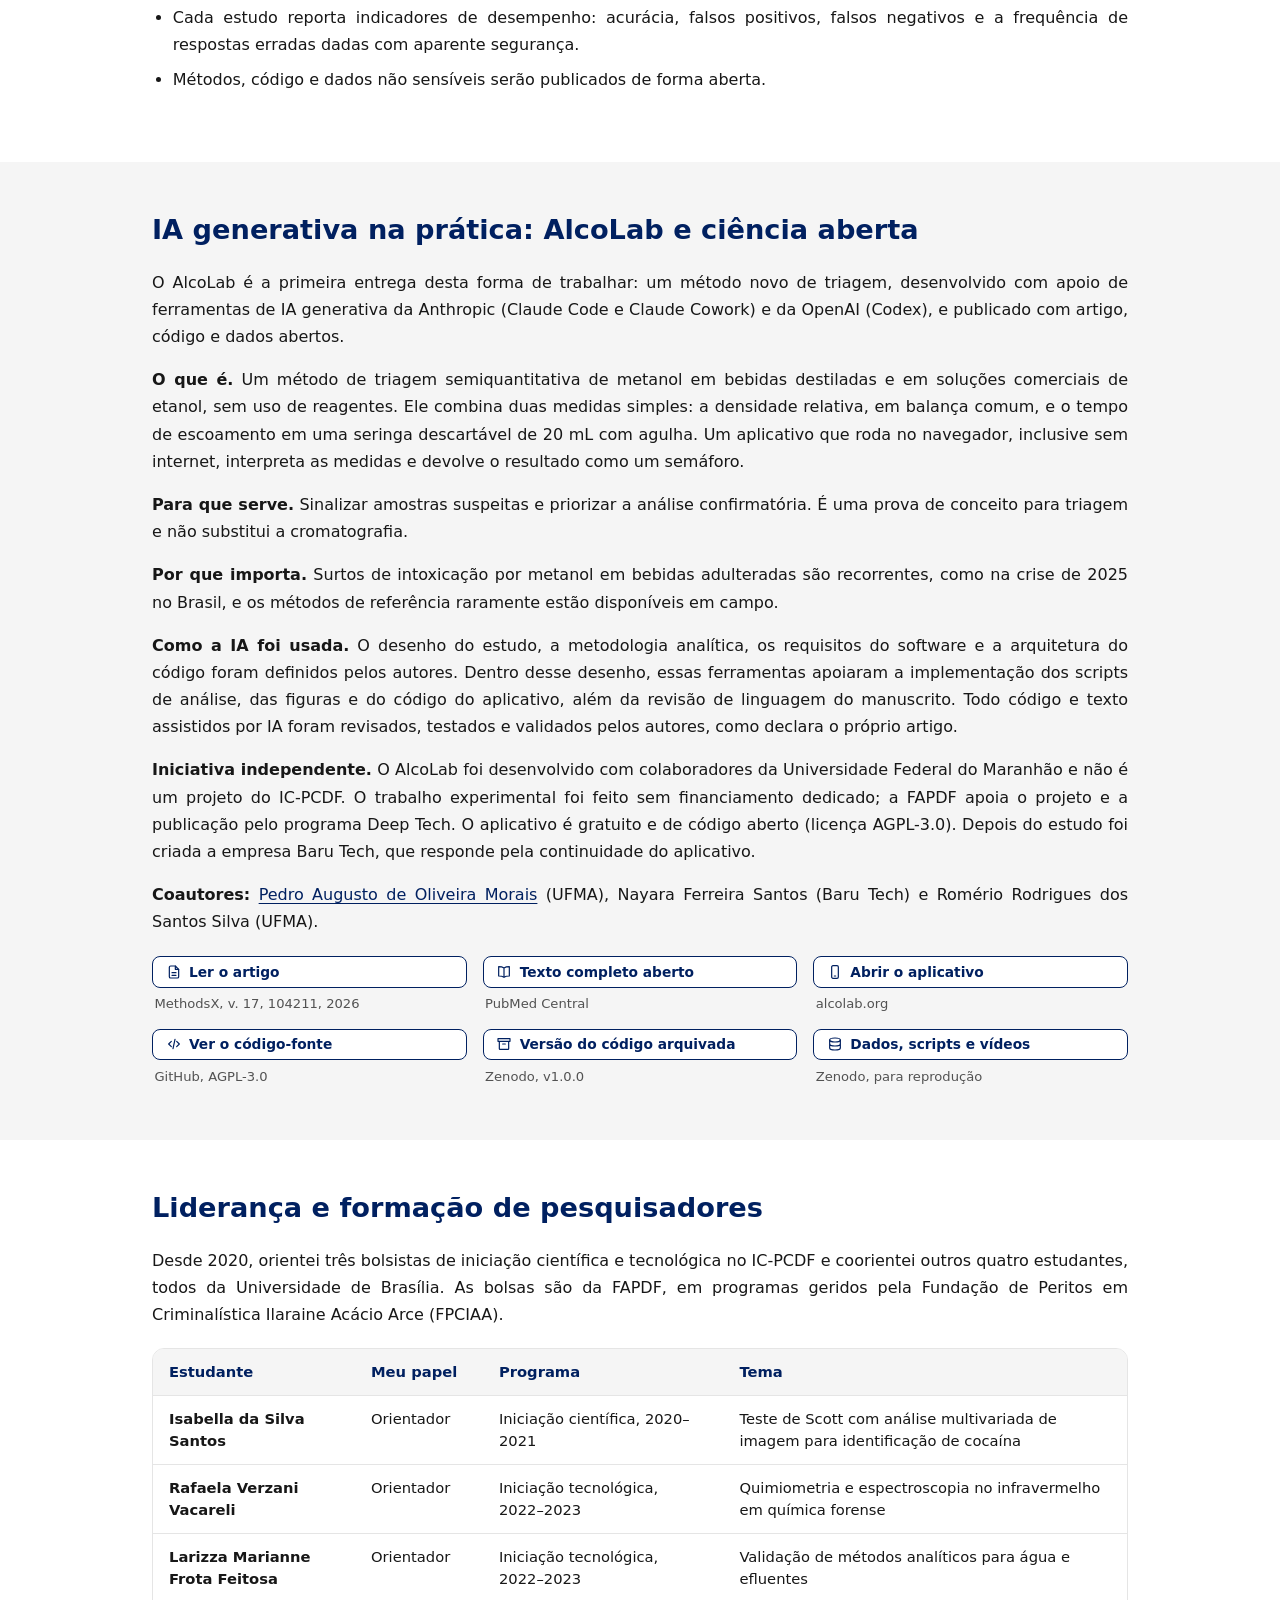
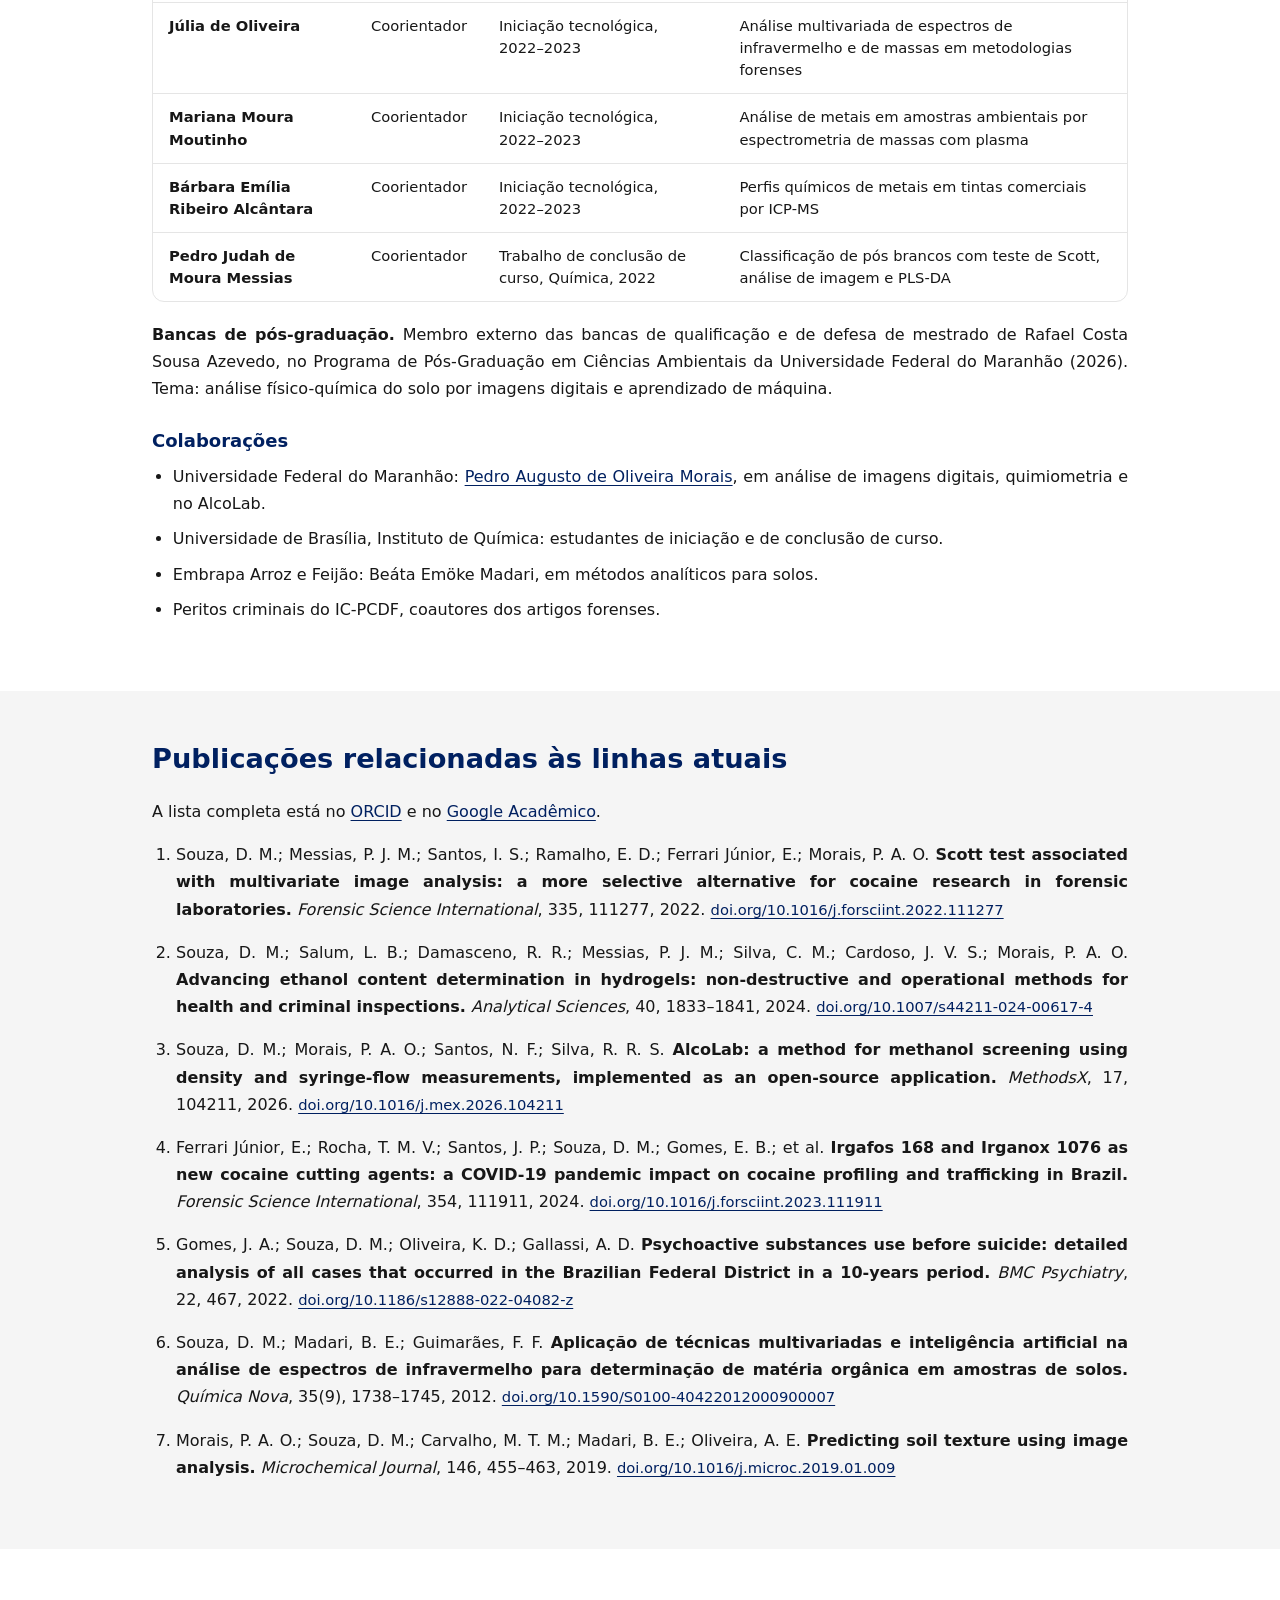
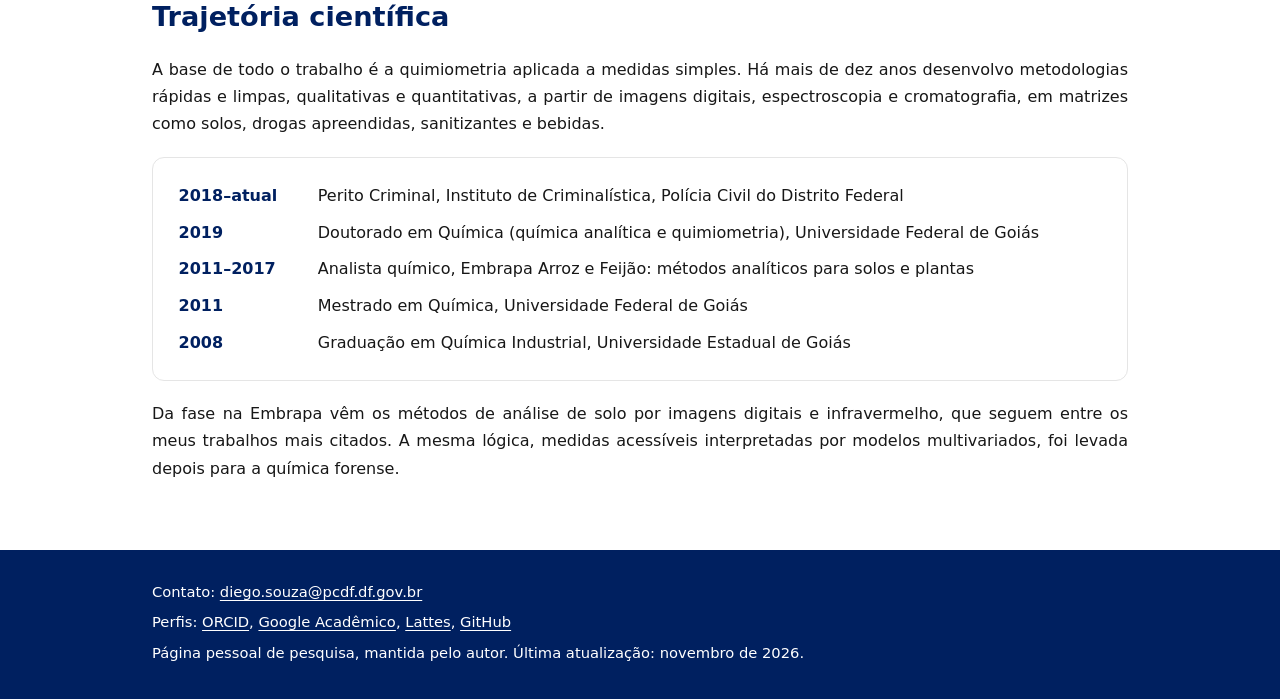
<file: pt.html>
<!doctype html>
<html lang="pt-BR">
<head>
<meta charset="utf-8">
<meta name="viewport" content="width=device-width, initial-scale=1">
<title>Diego Mendes de Souza | Química forense, quimiometria e IA generativa</title>
<meta name="description" content="Pesquisa em métodos analíticos rápidos e de baixo custo para química forense e saúde pública, com espectroscopia, quimiometria e modelos generativos, no Instituto de Criminalística da Polícia Civil do Distrito Federal.">
<meta name="author" content="Diego Mendes de Souza">
<link rel="canonical" href="https://diegoanapolis.github.io/pt.html">
<link rel="alternate" hreflang="en" href="https://diegoanapolis.github.io/">
<link rel="alternate" hreflang="pt-BR" href="https://diegoanapolis.github.io/pt.html">
<meta property="og:type" content="profile">
<meta property="og:title" content="Diego Mendes de Souza | Química forense, quimiometria e IA generativa">
<meta property="og:description" content="Métodos analíticos rápidos e de baixo custo para química forense e saúde pública, com espectroscopia, quimiometria e modelos generativos.">
<meta property="og:url" content="https://diegoanapolis.github.io/pt.html">
<meta property="og:image" content="https://diegoanapolis.github.io/diego-mendes-de-souza.jpg">
<link rel="icon" href="data:image/svg+xml,%3Csvg xmlns='http://www.w3.org/2000/svg' viewBox='0 0 32 32'%3E%3Crect width='32' height='32' rx='6' fill='%23002060'/%3E%3Cpath d='M4 22h6l3-13 4 17 3-9 2 5h6' fill='none' stroke='%23fff' stroke-width='2.4' stroke-linejoin='round' stroke-linecap='round'/%3E%3C/svg%3E">
<link rel="stylesheet" href="style.css?v=7">
</head>
<body>
<a class="skip" href="#sobre">Ir para o conteúdo</a>
<div class="bar"><div class="wrap bar-in">
  <details class="menu"><summary><span class="burger" aria-hidden="true"></span>Seções</summary><nav aria-label="Seções"><ul>
    <li><a href="#sobre">Apresentação</a></li>
    <li><a href="#pesquisa">Pesquisa atual</a></li>
    <li><a href="#alcolab">IA generativa, AlcoLab e ciência aberta</a></li>
    <li><a href="#formacao">Liderança e formação</a></li>
    <li><a href="#publicacoes">Publicações</a></li>
    <li><a href="#trajetoria">Trajetória</a></li>
  </ul></nav></details>
  <span class="bar-title">Pesquisa em química forense, IC-PCDF, Brasil</span>
  <a class="lang" href="./" lang="en" hreflang="en">English</a>
</div></div>



<header class="hero"><div class="wrap hero-grid">
  <div class="hero-text">
    <h1>Diego Mendes de Souza</h1>
    <p class="role">Perito Criminal e pesquisador em química forense</p>
    <p class="affil">Instituto de Criminalística, Departamento de Polícia Técnica, Polícia Civil do Distrito Federal (IC-PCDF), Brasília, Brasil</p>
    <p class="lead">Desenvolvo métodos analíticos rápidos, de baixo custo e com pouco ou nenhum reagente para química forense e saúde pública. Combino espectroscopia, análise de imagens digitais e cromatografia com quimiometria e, mais recentemente, com modelos generativos de fronteira. A validação por métodos de referência e a publicação aberta são os princípios do trabalho.</p>
    <ul class="profiles">
      <li><a rel="me" href="https://orcid.org/0000-0002-3634-971X"><svg class="ic" viewBox="0 0 24 24" aria-hidden="true"><rect x="3" y="5" width="18" height="14" rx="2"/><circle cx="9" cy="11" r="2"/><path d="M6 16c.6-1.6 1.7-2.4 3-2.4s2.4.8 3 2.4M15 10h3M15 14h3"/></svg>ORCID</a></li>
      <li><a rel="me" href="https://scholar.google.com/citations?user=AadFvX4AAAAJ"><svg class="ic" viewBox="0 0 24 24" aria-hidden="true"><path d="M2 9l10-5 10 5-10 5z"/><path d="M6 11.5V16c1.8 1.6 3.8 2.4 6 2.4s4.2-.8 6-2.4v-4.5M22 9v5"/></svg>Google Acadêmico</a></li>
      <li><a rel="me" href="http://lattes.cnpq.br/0770100573786119"><svg class="ic" viewBox="0 0 24 24" aria-hidden="true"><path d="M14 3H7a2 2 0 0 0-2 2v14a2 2 0 0 0 2 2h10a2 2 0 0 0 2-2V8z"/><path d="M14 3v5h5M9 13h6M9 17h6"/></svg>Currículo Lattes</a></li>
      <li><a rel="me" href="https://github.com/diegoanapolis"><svg class="ic" viewBox="0 0 24 24" aria-hidden="true"><path d="M8 8l-4 4 4 4M16 8l4 4-4 4M13.5 5l-3 14"/></svg>GitHub</a></li>
      <li><a href="mailto:diego.souza@pcdf.df.gov.br"><svg class="ic" viewBox="0 0 24 24" aria-hidden="true"><rect x="3" y="5" width="18" height="14" rx="2"/><path d="M3 7l9 6 9-6"/></svg>diego.souza@pcdf.df.gov.br</a></li>
    </ul>
  </div>
  <div class="hero-side"><img class="portrait" src="diego-mendes-de-souza.jpg?v=2" width="640" height="804" alt="Retrato de Diego Mendes de Souza"></div>
</div></header>

<main>

<section id="sobre"><div class="wrap">
  <h2>Apresentação</h2>
  <div class="intro"><div><p>Sou perito criminal da Polícia Civil do Distrito Federal desde 2018 e doutor em Química pela Universidade Federal de Goiás. No Instituto de Criminalística, lidero linhas de pesquisa aplicada que partem de um problema analítico recorrente: identificar e quantificar substâncias em misturas com rapidez, baixo custo e pouco resíduo.</p>
  <p>Esta página apresenta essas linhas, os resultados já publicados e os estudantes e colaboradores que participam delas.</p></div><figure class="chem"><img src="fig-chemometrics.svg" width="320" height="290" loading="lazy" alt="Ilustração: três espectros sobrepostos e um diagrama de matrizes de sua decomposição multivariada"></figure></div>

  <aside class="basis">
    <h3>Base institucional da pesquisa</h3>
    <p>A Polícia Civil do Distrito Federal (PCDF) é uma instituição pública, e o Instituto de Criminalística (IC) é um dos institutos de seu Departamento de Polícia Técnica. A pesquisa científica é atribuição formal da instituição e do cargo de Perito Criminal. O Regimento Interno da PCDF inclui entre as competências da instituição organizar e realizar pesquisas técnico-científicas (art. 4º, XVII). Atribui ao Instituto de Criminalística fomentar estudos científicos e articular-se com instituições de ensino e pesquisa (art. 170, X). E inclui entre as atribuições do Perito Criminal planejar, desenvolver e executar pesquisas e estudos científicos (art. 204, IX). Em 2011, a PCDF firmou protocolo de cooperação técnica com o CNPq para a realização de projetos de pesquisa científica, tecnológica e de inovação. O extrato publicado estabelece vigência por tempo indeterminado.</p>
    <ul>
      <li><a href="https://www.sinj.df.gov.br/sinj/Norma/dbe1096798f04ffcbefd5ec1b3cc1e87/pcdf_cspc_res_8_2025.html">Regimento Interno da PCDF</a>, Resolução nº 8, de 15/11/2025, do Conselho Superior de Polícia Civil</li>
      <li><a href="https://www.gov.br/mme/pt-br/arquivos/do-20-06-2011-s3.pdf#page=12">Protocolo de cooperação técnica CNPq–PCDF</a>, Diário Oficial da União, 20/06/2011, seção 3, p. 12</li>
      <li><a href="https://www.pcdf.df.gov.br">Polícia Civil do Distrito Federal</a> e seu <a href="https://www.pcdf.df.gov.br/unidades-policiais/policia-tecnica/index.html">Departamento de Polícia Técnica</a></li>
    </ul>
  </aside>
</div></section>

<section id="pesquisa"><div class="wrap">
  <h2>Pesquisa atual</h2>
  <p>Duas linhas em andamento avaliam até onde modelos generativos de fronteira são confiáveis na interpretação de dados analíticos forenses, sempre comparados a um método de referência. Coordeno as duas e respondo pelo desenho dos estudos, pela análise dos dados e pela validação.</p>

  <div class="lines">
    <article class="line">
      <h3>Triagem de pós apreendidos por FTIR</h3>
      <p class="question">É possível detectar cocaína em pós brancos, que quase sempre são misturas, usando só o espectro de infravermelho (FTIR)?</p>
      <p>O FTIR é rápido, barato e não usa solvente. A dificuldade é que adulterantes e diluentes sobrepõem as bandas da cocaína. A linha compara dois caminhos:</p>
      <ul>
        <li>modelos quimiométricos e de aprendizado de máquina, incluindo a decomposição do espectro da mistura nas contribuições dos espectros das substâncias puras, com teste em larga escala de pré-processamentos e modelos, conduzido com agentes de programação baseados em IA;</li>
        <li>interpretação direta do espectro por modelos generativos de fronteira, que recebem o contexto químico das bandas e de seus desdobramentos.</li>
      </ul>
      <p>No conjunto de validação, toda amostra terá resultado de referência por cromatografia gasosa acoplada à espectrometria de massas (GC-MS).</p>
      <p class="stage"><strong>Estágio:</strong> resultados preliminares com misturas simuladas, obtidas pela combinação de espectros de substâncias puras. Em preparação, o conjunto de validação, com dados pareados de FTIR e GC-MS de amostras reais e de amostras preparadas em laboratório.</p>
      <p class="refs"><strong>Base publicada:</strong> <a href="https://doi.org/10.1016/j.forsciint.2022.111277">teste de Scott com análise multivariada de imagens</a> (Forensic Science International, 2022); <a href="https://doi.org/10.1016/j.forsciint.2023.111911">novos adulterantes de cocaína, Irgafos 168 e Irganox 1076</a> (Forensic Science International, 2024); <a href="https://doi.org/10.1590/S0100-40422012000900007">infravermelho com técnicas multivariadas e inteligência artificial</a> (Química Nova, 2012).</p>
    </article>

    <article class="line">
      <h3>Interpretação de dados de GC-MS por modelos generativos</h3>
      <p class="question">Modelos generativos de fronteira conseguem ler cromatogramas e espectros de massas com a confiabilidade que a análise química exige?</p>
      <p>A linha avalia três tarefas:</p>
      <ol>
        <li>identificar substâncias a partir do cromatograma e do espectro de massas;</li>
        <li>conferir os achados com uma versão datada das listas de substâncias controladas (no Brasil, a Portaria SVS/MS nº 344/1998) e com os adulterantes conhecidos;</li>
        <li>para substâncias desconhecidas, apoiar e acelerar a interpretação, com indícios de polaridade e volatilidade a partir da retenção cromatográfica e hipóteses de estrutura a partir do espectro de massas, para orientar e complementar a elucidação de novas estruturas químicas.</li>
      </ol>
      <p>As respostas dos modelos são comparadas à busca em biblioteca espectral e à interpretação do perito.</p>
      <p class="stage"><strong>Estágio:</strong> testes exploratórios em andamento.</p>
    </article>
  </div>

  <figure class="study">
    <figcaption>Como um estudo é conduzido</figcaption>
    <ol class="flow">
      <li><b>Amostra</b><span>Pós e misturas de referência, em ambiente de pesquisa</span></li>
      <li><b>Dados instrumentais</b><span>Espectro FTIR, cromatograma e espectro de massas</span>
      </li>
      <li><b>Modelos</b><span>Classificadores quimiométricos e de aprendizado de máquina, e modelos generativos de fronteira</span></li>
      <li><b>Revisão do perito</b><span>Cada saída é uma hipótese, conferida por um perito com o GC-MS</span></li>
      <li><b>Desempenho reportado</b><span>Acurácia, falsos positivos, falsos negativos e erros dados com segurança</span></li>
    </ol>
  </figure>

  <h3>Como a pesquisa é conduzida</h3>
  <ul>
    <li>Os estudos usam dados instrumentais, como espectros e cromatogramas, em ambiente de pesquisa, sem informações que identifiquem pessoas ou procedimentos.</li>
    <li>A saída de um modelo é tratada como hipótese: toda resposta passa por revisão e verificação de um perito.</li>
    <li>O GC-MS, interpretado pelo perito, é o resultado de referência. Os modelos são avaliados em amostras de teste separadas, e os resultados de referência servem apenas para a comparação.</li>
    <li>Cada estudo reporta indicadores de desempenho: acurácia, falsos positivos, falsos negativos e a frequência de respostas erradas dadas com aparente segurança.</li>
    <li>Métodos, código e dados não sensíveis serão publicados de forma aberta.</li>
  </ul>
</div></section>

<section id="alcolab"><div class="wrap">
  <h2>IA generativa na prática: AlcoLab e ciência aberta</h2>
  <p>O AlcoLab é a primeira entrega desta forma de trabalhar: um método novo de triagem, desenvolvido com apoio de ferramentas de IA generativa da Anthropic (Claude Code e Claude Cowork) e da OpenAI (Codex), e publicado com artigo, código e dados abertos.</p>
  <p><strong>O que é.</strong> Um método de triagem semiquantitativa de metanol em bebidas destiladas e em soluções comerciais de etanol, sem uso de reagentes. Ele combina duas medidas simples: a densidade relativa, em balança comum, e o tempo de escoamento em uma seringa descartável de 20 mL com agulha. Um aplicativo que roda no navegador, inclusive sem internet, interpreta as medidas e devolve o resultado como um semáforo.</p>
  <p><strong>Para que serve.</strong> Sinalizar amostras suspeitas e priorizar a análise confirmatória. É uma prova de conceito para triagem e não substitui a cromatografia.</p>
  <p><strong>Por que importa.</strong> Surtos de intoxicação por metanol em bebidas adulteradas são recorrentes, como na crise de 2025 no Brasil, e os métodos de referência raramente estão disponíveis em campo.</p>
  <p><strong>Como a IA foi usada.</strong> O desenho do estudo, a metodologia analítica, os requisitos do software e a arquitetura do código foram definidos pelos autores. Dentro desse desenho, essas ferramentas apoiaram a implementação dos scripts de análise, das figuras e do código do aplicativo, além da revisão de linguagem do manuscrito. Todo código e texto assistidos por IA foram revisados, testados e validados pelos autores, como declara o próprio artigo.</p>
  <p><strong>Iniciativa independente.</strong> O AlcoLab foi desenvolvido com colaboradores da Universidade Federal do Maranhão e não é um projeto do IC-PCDF. O trabalho experimental foi feito sem financiamento dedicado; a FAPDF apoia o projeto e a publicação pelo programa Deep Tech. O aplicativo é gratuito e de código aberto (licença AGPL-3.0). Depois do estudo foi criada a empresa Baru Tech, que responde pela continuidade do aplicativo.</p>
  <p><strong>Coautores:</strong> <a href="https://sigaa.ufma.br/sigaa/public/docente/portal.jsf?siape=1052506">Pedro Augusto de Oliveira Morais</a> (UFMA), Nayara Ferreira Santos (Baru Tech) e Romério Rodrigues dos Santos Silva (UFMA).</p>
  <ul class="links">
    <li><a href="https://doi.org/10.1016/j.mex.2026.104211"><svg class="ic" viewBox="0 0 24 24" aria-hidden="true"><path d="M14 3H7a2 2 0 0 0-2 2v14a2 2 0 0 0 2 2h10a2 2 0 0 0 2-2V8z"/><path d="M14 3v5h5M9 13h6M9 17h6"/></svg>Ler o artigo</a><small>MethodsX, v. 17, 104211, 2026</small></li>
    <li><a href="https://pmc.ncbi.nlm.nih.gov/articles/PMC13735008/"><svg class="ic" viewBox="0 0 24 24" aria-hidden="true"><path d="M12 6c-2-1.4-4.6-2-8-2v14c3.4 0 6 .6 8 2 2-1.4 4.6-2 8-2V4c-3.4 0-6 .6-8 2zM12 6v14"/></svg>Texto completo aberto</a><small>PubMed Central</small></li>
    <li><a href="https://alcolab.org"><svg class="ic" viewBox="0 0 24 24" aria-hidden="true"><rect x="7" y="2.5" width="10" height="19" rx="2"/><path d="M11 18h2"/></svg>Abrir o aplicativo</a><small>alcolab.org</small></li>
    <li><a href="https://github.com/diegoanapolis/alcolab"><svg class="ic" viewBox="0 0 24 24" aria-hidden="true"><path d="M8 8l-4 4 4 4M16 8l4 4-4 4M13.5 5l-3 14"/></svg>Ver o código-fonte</a><small>GitHub, AGPL-3.0</small></li>
    <li><a href="https://doi.org/10.5281/zenodo.20573733"><svg class="ic" viewBox="0 0 24 24" aria-hidden="true"><path d="M3 4h18v4H3zM5 8v11a1 1 0 0 0 1 1h12a1 1 0 0 0 1-1V8M10 12h4"/></svg>Versão do código arquivada</a><small>Zenodo, v1.0.0</small></li>
    <li><a href="https://doi.org/10.5281/zenodo.20574038"><svg class="ic" viewBox="0 0 24 24" aria-hidden="true"><ellipse cx="12" cy="6" rx="8" ry="3"/><path d="M4 6v6c0 1.7 3.6 3 8 3s8-1.3 8-3V6M4 12v6c0 1.7 3.6 3 8 3s8-1.3 8-3v-6"/></svg>Dados, scripts e vídeos</a><small>Zenodo, para reprodução</small></li>
  </ul>
</div></section>

<section id="formacao"><div class="wrap">
  <h2>Liderança e formação de pesquisadores</h2>
  <p>Desde 2020, orientei três bolsistas de iniciação científica e tecnológica no IC-PCDF e coorientei outros quatro estudantes, todos da Universidade de Brasília. As bolsas são da FAPDF, em programas geridos pela Fundação de Peritos em Criminalística Ilaraine Acácio Arce (FPCIAA).</p>
  <div class="scroll">
  <table>
    <thead><tr><th>Estudante</th><th>Meu papel</th><th>Programa</th><th>Tema</th></tr></thead>
    <tbody>
      <tr><td>Isabella da Silva Santos</td><td>Orientador</td><td>Iniciação científica, 2020–2021</td><td>Teste de Scott com análise multivariada de imagem para identificação de cocaína</td></tr>
      <tr><td>Rafaela Verzani Vacareli</td><td>Orientador</td><td>Iniciação tecnológica, 2022–2023</td><td>Quimiometria e espectroscopia no infravermelho em química forense</td></tr>
      <tr><td>Larizza Marianne Frota Feitosa</td><td>Orientador</td><td>Iniciação tecnológica, 2022–2023</td><td>Validação de métodos analíticos para água e efluentes</td></tr>
      <tr><td>Júlia de Oliveira</td><td>Coorientador</td><td>Iniciação tecnológica, 2022–2023</td><td>Análise multivariada de espectros de infravermelho e de massas em metodologias forenses</td></tr>
      <tr><td>Mariana Moura Moutinho</td><td>Coorientador</td><td>Iniciação tecnológica, 2022–2023</td><td>Análise de metais em amostras ambientais por espectrometria de massas com plasma</td></tr>
      <tr><td>Bárbara Emília Ribeiro Alcântara</td><td>Coorientador</td><td>Iniciação tecnológica, 2022–2023</td><td>Perfis químicos de metais em tintas comerciais por ICP-MS</td></tr>
      <tr><td>Pedro Judah de Moura Messias</td><td>Coorientador</td><td>Trabalho de conclusão de curso, Química, 2022</td><td>Classificação de pós brancos com teste de Scott, análise de imagem e PLS-DA</td></tr>
    </tbody>
  </table>
  </div>
  <p><strong>Bancas de pós-graduação.</strong> Membro externo das bancas de qualificação e de defesa de mestrado de Rafael Costa Sousa Azevedo, no Programa de Pós-Graduação em Ciências Ambientais da Universidade Federal do Maranhão (2026). Tema: análise físico-química do solo por imagens digitais e aprendizado de máquina.</p>
  <h3>Colaborações</h3>
  <ul>
    <li>Universidade Federal do Maranhão: <a href="https://sigaa.ufma.br/sigaa/public/docente/portal.jsf?siape=1052506">Pedro Augusto de Oliveira Morais</a>, em análise de imagens digitais, quimiometria e no AlcoLab.</li>
    <li>Universidade de Brasília, Instituto de Química: estudantes de iniciação e de conclusão de curso.</li>
    <li>Embrapa Arroz e Feijão: Beáta Emöke Madari, em métodos analíticos para solos.</li>
    <li>Peritos criminais do IC-PCDF, coautores dos artigos forenses.</li>
  </ul>
</div></section>

<section id="publicacoes"><div class="wrap">
  <h2>Publicações relacionadas às linhas atuais</h2>
  <p>A lista completa está no <a href="https://orcid.org/0000-0002-3634-971X">ORCID</a> e no <a href="https://scholar.google.com/citations?user=AadFvX4AAAAJ">Google Acadêmico</a>.</p>
  <ol class="pubs">
    <li>Souza, D. M.; Messias, P. J. M.; Santos, I. S.; Ramalho, E. D.; Ferrari Júnior, E.; Morais, P. A. O. <strong>Scott test associated with multivariate image analysis: a more selective alternative for cocaine research in forensic laboratories.</strong> <i>Forensic Science International</i>, 335, 111277, 2022. <a href="https://doi.org/10.1016/j.forsciint.2022.111277">doi.org/10.1016/j.forsciint.2022.111277</a></li>
    <li>Souza, D. M.; Salum, L. B.; Damasceno, R. R.; Messias, P. J. M.; Silva, C. M.; Cardoso, J. V. S.; Morais, P. A. O. <strong>Advancing ethanol content determination in hydrogels: non-destructive and operational methods for health and criminal inspections.</strong> <i>Analytical Sciences</i>, 40, 1833–1841, 2024. <a href="https://doi.org/10.1007/s44211-024-00617-4">doi.org/10.1007/s44211-024-00617-4</a></li>
    <li>Souza, D. M.; Morais, P. A. O.; Santos, N. F.; Silva, R. R. S. <strong>AlcoLab: a method for methanol screening using density and syringe-flow measurements, implemented as an open-source application.</strong> <i>MethodsX</i>, 17, 104211, 2026. <a href="https://doi.org/10.1016/j.mex.2026.104211">doi.org/10.1016/j.mex.2026.104211</a></li>
    <li>Ferrari Júnior, E.; Rocha, T. M. V.; Santos, J. P.; Souza, D. M.; Gomes, E. B.; et al. <strong>Irgafos 168 and Irganox 1076 as new cocaine cutting agents: a COVID-19 pandemic impact on cocaine profiling and trafficking in Brazil.</strong> <i>Forensic Science International</i>, 354, 111911, 2024. <a href="https://doi.org/10.1016/j.forsciint.2023.111911">doi.org/10.1016/j.forsciint.2023.111911</a></li>
    <li>Gomes, J. A.; Souza, D. M.; Oliveira, K. D.; Gallassi, A. D. <strong>Psychoactive substances use before suicide: detailed analysis of all cases that occurred in the Brazilian Federal District in a 10-years period.</strong> <i>BMC Psychiatry</i>, 22, 467, 2022. <a href="https://doi.org/10.1186/s12888-022-04082-z">doi.org/10.1186/s12888-022-04082-z</a></li>
    <li>Souza, D. M.; Madari, B. E.; Guimarães, F. F. <strong>Aplicação de técnicas multivariadas e inteligência artificial na análise de espectros de infravermelho para determinação de matéria orgânica em amostras de solos.</strong> <i>Química Nova</i>, 35(9), 1738–1745, 2012. <a href="https://doi.org/10.1590/S0100-40422012000900007">doi.org/10.1590/S0100-40422012000900007</a></li>
    <li>Morais, P. A. O.; Souza, D. M.; Carvalho, M. T. M.; Madari, B. E.; Oliveira, A. E. <strong>Predicting soil texture using image analysis.</strong> <i>Microchemical Journal</i>, 146, 455–463, 2019. <a href="https://doi.org/10.1016/j.microc.2019.01.009">doi.org/10.1016/j.microc.2019.01.009</a></li>
  </ol>
</div></section>

<section id="trajetoria"><div class="wrap">
  <h2>Trajetória científica</h2>
  <p>A base de todo o trabalho é a quimiometria aplicada a medidas simples. Há mais de dez anos desenvolvo metodologias rápidas e limpas, qualitativas e quantitativas, a partir de imagens digitais, espectroscopia e cromatografia, em matrizes como solos, drogas apreendidas, sanitizantes e bebidas.</p>
  <dl class="path">
    <dt>2018–atual</dt><dd>Perito Criminal, Instituto de Criminalística, Polícia Civil do Distrito Federal</dd>
    <dt>2019</dt><dd>Doutorado em Química (química analítica e quimiometria), Universidade Federal de Goiás</dd>
    <dt>2011–2017</dt><dd>Analista químico, Embrapa Arroz e Feijão: métodos analíticos para solos e plantas</dd>
    <dt>2011</dt><dd>Mestrado em Química, Universidade Federal de Goiás</dd>
    <dt>2008</dt><dd>Graduação em Química Industrial, Universidade Estadual de Goiás</dd>
  </dl>
  <p>Da fase na Embrapa vêm os métodos de análise de solo por imagens digitais e infravermelho, que seguem entre os meus trabalhos mais citados. A mesma lógica, medidas acessíveis interpretadas por modelos multivariados, foi levada depois para a química forense.</p>
</div></section>

</main>

<footer><div class="wrap">
  <p>Contato: <a href="mailto:diego.souza@pcdf.df.gov.br">diego.souza@pcdf.df.gov.br</a></p>
  <p>Perfis: <a href="https://orcid.org/0000-0002-3634-971X">ORCID</a>, <a href="https://scholar.google.com/citations?user=AadFvX4AAAAJ">Google Acadêmico</a>, <a href="http://lattes.cnpq.br/0770100573786119">Lattes</a>, <a href="https://github.com/diegoanapolis">GitHub</a></p>
  <p>Página pessoal de pesquisa, mantida pelo autor. Última atualização: novembro de 2026.</p>
</div></footer>
<script>(function(){var m=document.querySelector(".menu");if(!m)return;m.addEventListener("click",function(e){if(e.target.closest("nav a"))m.removeAttribute("open")});document.addEventListener("click",function(e){if(m.open&&!m.contains(e.target))m.removeAttribute("open")});document.addEventListener("keydown",function(e){if(e.key==="Escape")m.removeAttribute("open")})})();</script>
<!-- Cloudflare Web Analytics --><script type='module' src='https://static.cloudflareinsights.com/beacon.min.js' data-cf-beacon='{"token": "f410434fc61c4f9b97393011c561f05b"}'></script><!-- End Cloudflare Web Analytics -->
</body>
</html>
</file>
<file: style.css>
/* Research page of Diego Mendes de Souza. Visual language adapted from alcolab.org. */
:root{
  --bg:#ffffff; --alt:#f5f5f5; --fg:#171717; --muted:#525252; --rule:#e5e5e5;
  --brand:#002060; --brand-soft:rgba(0,32,96,.72); --title:#002060; --link:#002060;
  --card:#ffffff; --btn-bg:#002060; --btn-fg:#ffffff; --foot-bg:#002060; --foot-fg:#ffffff;
  --font:ui-sans-serif,system-ui,-apple-system,"Segoe UI",Roboto,"Helvetica Neue",Arial,sans-serif;
}
@media (prefers-color-scheme:dark){
  :root{--bg:#0a0a0a; --alt:#1a2332; --fg:#ffffff; --muted:#cbd5e1; --rule:#475569;
        --brand:#3b82f6; --brand-soft:#93c5fd; --title:#93c5fd; --link:#93c5fd;
        --card:#1e293b; --btn-bg:#2563eb; --btn-fg:#ffffff; --foot-bg:#0f1b33; --foot-fg:#ffffff}
}
*{box-sizing:border-box}
html{scroll-behavior:smooth;-webkit-text-size-adjust:100%;scroll-padding-top:4.5rem}
@media (prefers-reduced-motion:reduce){html{scroll-behavior:auto}}
body{margin:0;background:var(--bg);color:var(--fg);font:1rem/1.7 var(--font);-webkit-font-smoothing:antialiased}
img,svg{max-width:100%}
a{color:var(--link);text-underline-offset:.18em}
:focus-visible{outline:2px solid var(--brand);outline-offset:3px;border-radius:4px}
.skip{position:absolute;left:-999rem}
.skip:focus{left:1rem;top:1rem;z-index:50;background:var(--bg);padding:.5rem .8rem}
.wrap{max-width:64rem;margin:0 auto;padding:0 1.5rem}
p,li,dd{text-align:justify;hyphens:auto;-webkit-hyphens:auto;hyphenate-limit-chars:7 3 4}
p{margin:0 0 1rem}
ul,ol{margin:0 0 1rem;padding-left:1.3rem}
li{margin:0 0 .5rem}
strong{font-weight:600}
figure{margin:0}

/* top bar with retractable menu */
.bar{position:sticky;top:0;z-index:30;background:var(--bg);border-bottom:1px solid var(--rule)}
.bar-in{display:flex;align-items:center;gap:1rem;height:3.5rem}
.bar-title{flex:1;font-weight:600;font-size:.9rem;color:var(--muted);white-space:nowrap;overflow:hidden;text-overflow:ellipsis}
.lang{font-weight:600;font-size:.9rem;text-decoration:none;border:1.5px solid var(--brand);color:var(--title);padding:.35rem .85rem;border-radius:.5rem}
.lang:hover{background:var(--btn-bg);color:var(--btn-fg);border-color:var(--btn-bg)}
.menu{position:relative}
.menu summary{list-style:none;cursor:pointer;display:flex;align-items:center;gap:.6rem;font-weight:600;font-size:.92rem;color:var(--title);padding:.42rem .85rem;border:1.5px solid var(--rule);border-radius:.5rem;user-select:none}
.menu summary::-webkit-details-marker{display:none}
.menu[open] summary{border-color:var(--brand)}
.burger,.burger::before,.burger::after{display:block;width:1.05rem;height:2px;background:currentColor;border-radius:2px}
.burger{position:relative}
.burger::before,.burger::after{content:"";position:absolute;left:0}
.burger::before{top:-.36rem}
.burger::after{top:.36rem}
.menu nav{position:absolute;top:calc(100% + .6rem);left:0;min-width:17rem;background:var(--card);border:1px solid var(--rule);border-radius:.75rem;box-shadow:0 14px 34px rgba(0,0,0,.16);padding:.5rem}
.menu ul{list-style:none;margin:0;padding:0}
.menu li{margin:0;text-align:left}
.menu nav a{display:block;padding:.62rem .85rem;border-radius:.5rem;text-decoration:none;color:var(--fg);font-weight:500}
.menu nav a:hover{background:var(--alt);color:var(--title)}

/* hero */
.hero{background:var(--bg);padding:3rem 0}
.hero-grid{display:grid;grid-template-columns:minmax(0,1fr) 17rem;gap:3.5rem;align-items:center}
.hero h1{font-size:2.03rem;line-height:1.15;font-weight:800;letter-spacing:-.01em;color:var(--title);margin:0 0 .45rem}
.role{font-size:1.45rem;line-height:1.3;font-weight:700;color:var(--brand-soft);margin:0 0 .6rem;text-align:left}
.affil{color:var(--muted);margin:0 0 1.1rem;text-align:left}
.lead{font-size:1.08rem;margin:0 0 1.3rem}
.profiles{list-style:none;display:flex;flex-wrap:wrap;gap:.5rem;padding:0;margin:0}
.profiles li{margin:0;text-align:left}
.profiles a,.links a{display:inline-flex;align-items:center;gap:.45rem;padding:.34rem .8rem;border-radius:.5rem;border:1.5px solid var(--brand);background:transparent;color:var(--title);font-weight:600;font-size:.86rem;line-height:1.35;text-decoration:none}
.ic{width:1rem;height:1rem;flex:none;fill:none;stroke:currentColor;stroke-width:1.8;stroke-linecap:round;stroke-linejoin:round}
.profiles a:hover,.links a:hover{background:var(--btn-bg);border-color:var(--btn-bg);color:var(--btn-fg)}
.portrait{width:100%;height:auto;border-radius:.75rem;display:block}

/* content bands */
main section{padding:3.25rem 0;background:var(--bg)}
main section:nth-of-type(odd){background:var(--alt)}
h2{font-size:1.7rem;line-height:1.2;font-weight:700;color:var(--title);text-align:left;margin:0 0 1.4rem}
h3{font-size:1.125rem;line-height:1.4;font-weight:600;color:var(--title);margin:1.6rem 0 .6rem}
.intro{display:grid;grid-template-columns:minmax(0,1fr) 17rem;gap:3.5rem;align-items:center}
.intro p:last-child{margin-bottom:0}
.chem img{display:block;width:100%;height:auto}
.basis,.line{background:var(--card);border:1px solid var(--rule);border-radius:.75rem;padding:1.5rem 1.6rem}
.basis{margin-top:1.6rem}
.basis h3,.line h3{margin-top:0}
.basis ul{font-size:.94rem;margin-bottom:0}
.basis li{text-align:left}
.lines{display:grid;grid-template-columns:1fr 1fr;gap:1.25rem;margin:1.4rem 0}
.question{font-weight:600;color:var(--brand-soft)}
.stage{border-left:3px solid var(--brand);padding-left:.9rem;font-size:.95rem}
.refs{font-size:.92rem;color:var(--muted);margin-bottom:0}
.study{margin:2rem 0 1.6rem}
.study figcaption{font-size:1.125rem;font-weight:600;color:var(--title);margin-bottom:1.3rem}
.flow{list-style:none;counter-reset:step;display:grid;grid-template-columns:repeat(5,1fr);gap:1rem;padding:0;margin:0}
.flow li{counter-increment:step;margin:0;padding:1.1rem 1rem;border:1px solid var(--rule);border-radius:.75rem;background:var(--card);font-size:.9rem;line-height:1.5;text-align:left;hyphens:manual}
.flow li::before{content:counter(step);display:flex;align-items:center;justify-content:center;width:2rem;height:2rem;border-radius:50%;background:var(--btn-bg);color:var(--btn-fg);font-weight:700;margin-bottom:.7rem}
.flow b{display:block;color:var(--title);margin-bottom:.3rem}
.flow span{color:var(--muted)}
.links{list-style:none;padding:0;margin:1.3rem 0 0;display:grid;grid-template-columns:repeat(3,1fr);gap:.8rem 1rem}
.links li{margin:0;text-align:left}
.links a{display:flex;background:var(--card)}
.links small{display:block;font-size:.82rem;color:var(--muted);margin-top:.35rem;padding-left:.15rem}
.scroll{overflow-x:auto;margin:1.2rem 0;border:1px solid var(--rule);border-radius:.75rem;background:var(--card)}
table{border-collapse:collapse;width:100%;font-size:.92rem;line-height:1.5}
th{text-align:left;font-weight:600;color:var(--title);background:var(--alt);padding:.75rem 1rem;white-space:nowrap}
td{border-top:1px solid var(--rule);padding:.75rem 1rem;vertical-align:top}
td:first-child{font-weight:600}
.pubs{padding-left:1.5rem}
.pubs li{margin-bottom:1rem}
.pubs a{font-size:.92rem;word-break:break-all}
.path{display:grid;grid-template-columns:7.5rem 1fr;gap:.6rem 1.2rem;margin:1.2rem 0;padding:1.5rem 1.6rem;border:1px solid var(--rule);border-radius:.75rem;background:var(--card)}
.path dt{font-weight:700;color:var(--title)}
.path dd{margin:0;text-align:left}

footer{background:var(--foot-bg);color:var(--foot-fg);padding:1.8rem 0;font-size:.92rem}
footer p{margin:0 0 .35rem;text-align:left}
footer a{color:#ffffff}

@media (max-width:56rem){
  .bar-title{visibility:hidden}
  .hero{padding:1.8rem 0 2.2rem}
  .hero h1{font-size:1.68rem}
  .hero-grid{grid-template-columns:1fr;gap:1.5rem}
  .hero-side{order:-1;width:7.5rem}
  .role{font-size:1.2rem}
  .lead{font-size:1.02rem}
  main section{padding:2.4rem 0}
  h2{font-size:1.4rem;margin-bottom:1.1rem}
  .intro{grid-template-columns:1fr;gap:1.8rem}
  .chem{max-width:19rem;margin:0 auto}
  .lines,.flow,.links{grid-template-columns:1fr}
  .flow li{display:grid;grid-template-columns:2rem 1fr;column-gap:.9rem;align-items:start}
  .flow li::before{grid-row:1 / span 2;margin-bottom:0}
  .flow b,.flow span{grid-column:2}
  .basis,.line{padding:1.2rem 1.15rem}
  table{min-width:40rem}
  .path{grid-template-columns:5.6rem 1fr;padding:1.2rem 1.15rem}
  .menu nav{min-width:15rem}
}
@media print{
  .bar,.skip{display:none}
  main section{padding:1.5rem 0;background:#fff}
}
</file>
